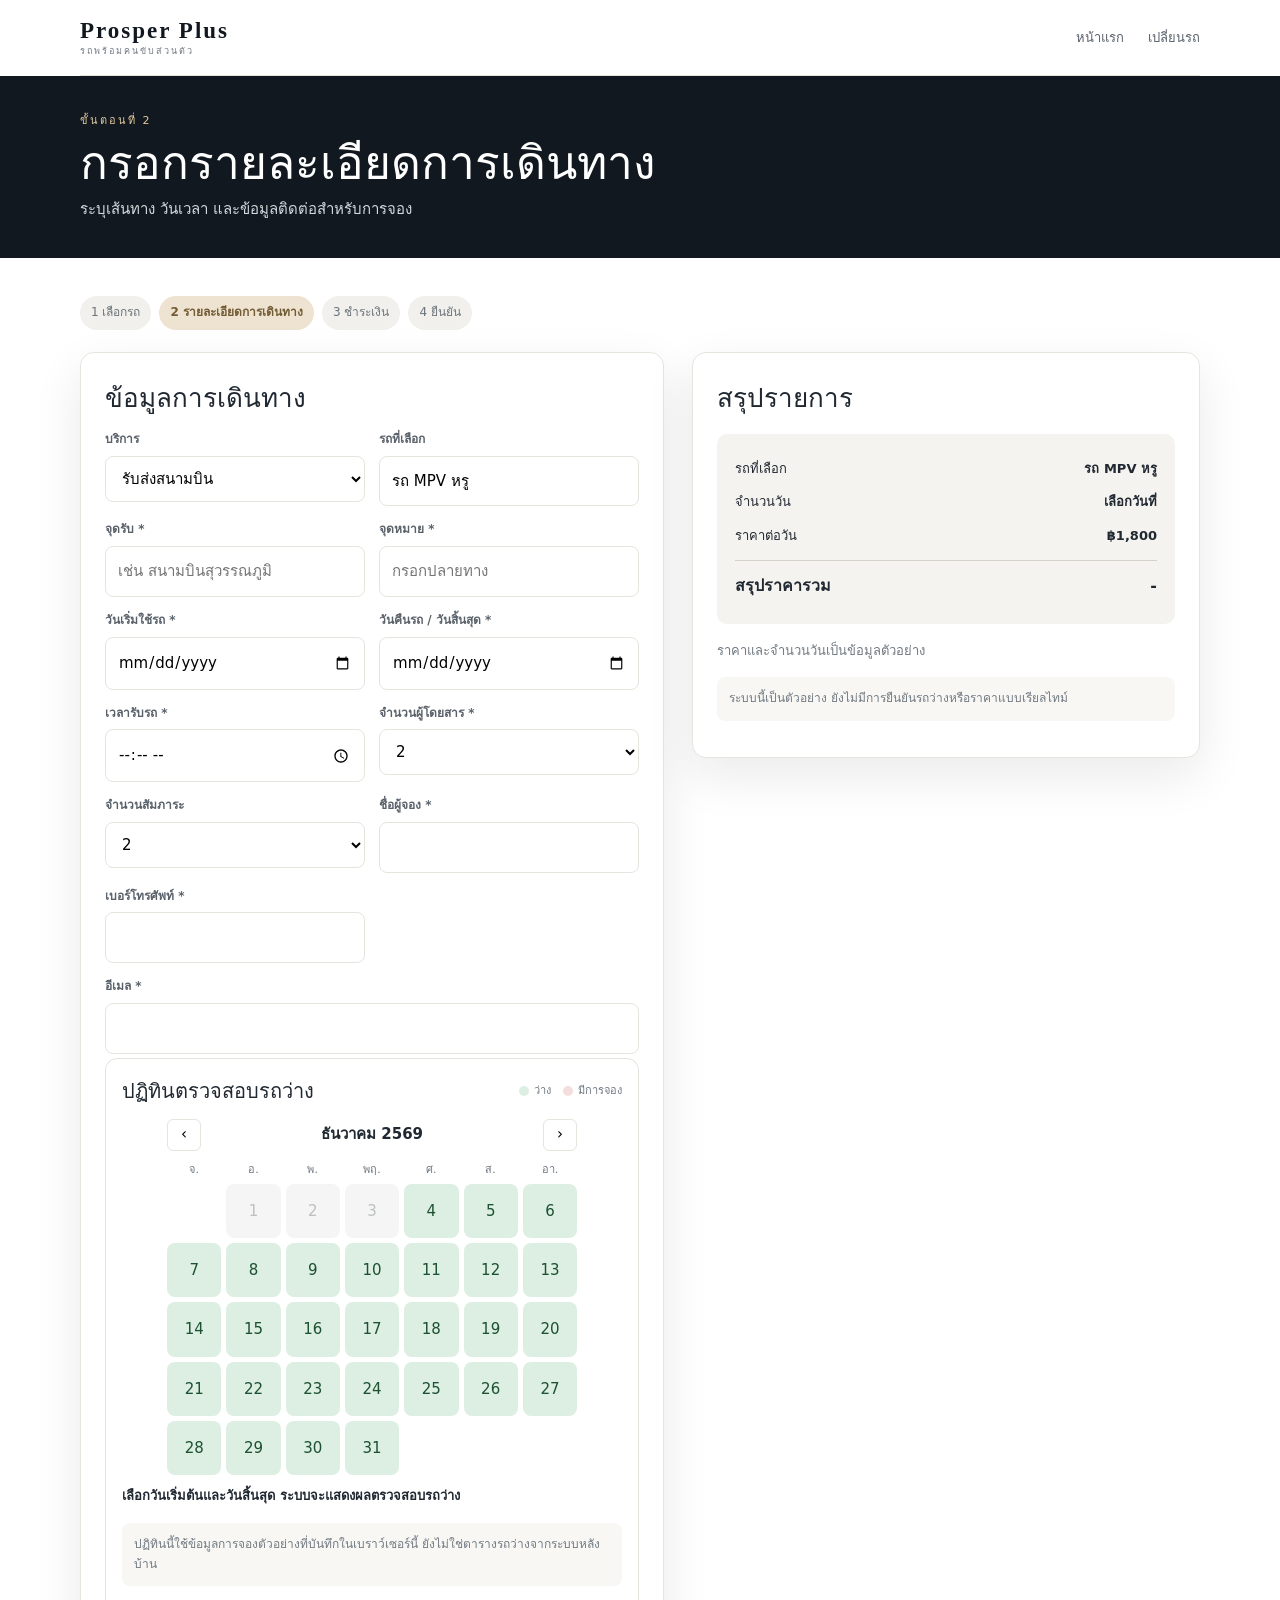
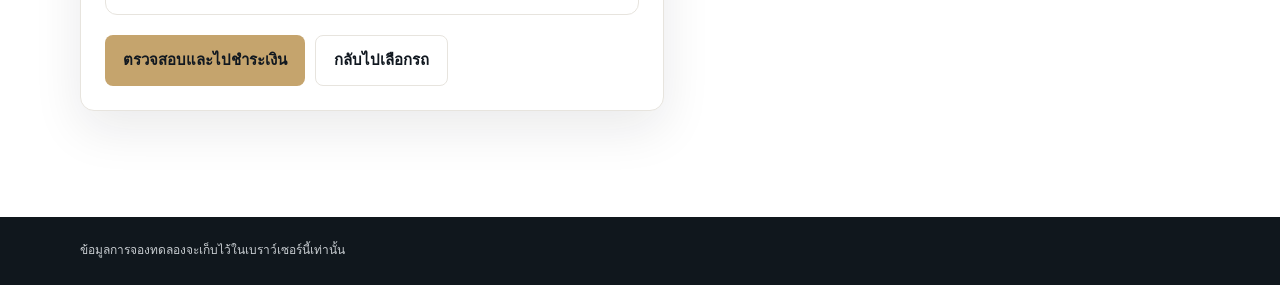
<file: booking.html>
<!doctype html><html lang="th"><head><meta charset="utf-8"><meta name="viewport" content="width=device-width,initial-scale=1"><title>รายละเอียดการเดินทาง | Prosper Plus Chauffeur</title><link rel="stylesheet" href="customer.css"></head><body data-page="booking"><header class="container site-head"><a class="brand" href="index.html">Prosper Plus<small>รถพร้อมคนขับส่วนตัว</small></a><nav class="nav"><a href="index.html">หน้าแรก</a><a href="fleet.html">เปลี่ยนรถ</a></nav></header><section class="hero-mini"><div class="container"><div class="eyebrow">ขั้นตอนที่ 2</div><h1>กรอกรายละเอียดการเดินทาง</h1><p>ระบุเส้นทาง วันเวลา และข้อมูลติดต่อสำหรับการจอง</p></div></section><main class="container main"><div class="steps"><span class="step">1 เลือกรถ</span><span class="step active">2 รายละเอียดการเดินทาง</span><span class="step">3 ชำระเงิน</span><span class="step">4 ยืนยัน</span></div><div class="detail"><form class="panel" id="bookingForm"><h2>ข้อมูลการเดินทาง</h2><div class="field-grid"><div class="field"><label for="service">บริการ</label><select id="service" name="service"><option value="Airport Transfer">รับส่งสนามบิน</option><option value="Point-to-Point">รับส่งตามจุดหมาย</option><option value="Hourly Chauffeur">เหมารถรายชั่วโมง</option><option value="Daily Chauffeur">เหมารถรายวัน</option><option value="Intercity Trip">เดินทางระหว่างจังหวัด</option></select></div><div class="field"><label>รถที่เลือก</label><input id="bookingVehicle" readonly></div><div class="field"><label for="pickup">จุดรับ *</label><input id="pickup" name="pickup" required placeholder="เช่น สนามบินสุวรรณภูมิ"></div><div class="field"><label for="destination">จุดหมาย *</label><input id="destination" name="destination" required placeholder="กรอกปลายทาง"></div><div class="field"><label for="startDate">วันเริ่มใช้รถ *</label><input id="startDate" name="startDate" type="date" required></div><div class="field"><label for="endDate">วันคืนรถ / วันสิ้นสุด *</label><input id="endDate" name="endDate" type="date" required></div><div class="field"><label for="time">เวลารับรถ *</label><input id="time" name="time" type="time" required></div><div class="field"><label for="passengers">จำนวนผู้โดยสาร *</label><select id="passengers" name="passengers"><option>1</option><option selected>2</option><option>3</option><option>4</option><option>5</option><option>6</option><option>7</option><option>8</option></select></div><div class="field"><label for="luggage">จำนวนสัมภาระ</label><select id="luggage" name="luggage"><option>0</option><option>1</option><option selected>2</option><option>3</option><option>4</option><option>5+</option></select></div><div class="field"><label for="name">ชื่อผู้จอง *</label><input id="name" name="name" required autocomplete="name"></div><div class="field"><label for="phone">เบอร์โทรศัพท์ *</label><input id="phone" name="phone" required type="tel" autocomplete="tel"></div><div class="field full"><label for="email">อีเมล *</label><input id="email" name="email" required type="email" autocomplete="email"></div></div><section class="availability-box"><div class="availability-heading"><h3>ปฏิทินตรวจสอบรถว่าง</h3><div class="availability-legend"><span><i class="legend-free"></i>ว่าง</span><span><i class="legend-busy"></i>มีการจอง</span></div></div><div id="availabilityCalendar" class="calendar"><div class="calendar-top"><button type="button" data-prev aria-label="เดือนก่อน">‹</button><b data-month></b><button type="button" data-next aria-label="เดือนถัดไป">›</button></div><div class="calendar-weekdays"><span>จ.</span><span>อ.</span><span>พ.</span><span>พฤ.</span><span>ศ.</span><span>ส.</span><span>อา.</span></div><div class="calendar-days" data-days></div></div><p class="availability-message" id="availabilityMessage" aria-live="polite">เลือกวันเริ่มต้นและวันสิ้นสุด ระบบจะแสดงผลตรวจสอบรถว่าง</p><p class="notice">ปฏิทินนี้ใช้ข้อมูลการจองตัวอย่างที่บันทึกในเบราว์เซอร์นี้ ยังไม่ใช่ตารางรถว่างจากระบบหลังบ้าน</p></section><div class="actions"><button class="btn" type="submit">ตรวจสอบและไปชำระเงิน</button><a class="btn line" href="fleet.html">กลับไปเลือกรถ</a></div></form><aside class="panel"><h2>สรุปรายการ</h2><div class="summary"><div class="summary-row"><span>รถที่เลือก</span><b id="bookingVehicleSummary">-</b></div><div class="summary-row"><span>จำนวนวัน</span><b id="rentalDaysCount">เลือกวันที่</b></div><div class="summary-row"><span>ราคาต่อวัน</span><b id="dailyRate">-</b></div><div class="summary-row total"><span>สรุปราคารวม</span><b id="bookingPrice">-</b></div></div><p class="muted">ราคาและจำนวนวันเป็นข้อมูลตัวอย่าง</p><p class="notice">ระบบนี้เป็นตัวอย่าง ยังไม่มีการยืนยันรถว่างหรือราคาแบบเรียลไทม์</p></aside></div></main><footer class="site-foot"><div class="container">ข้อมูลการจองทดลองจะเก็บไว้ในเบราว์เซอร์นี้เท่านั้น</div></footer><script src="availability.js"></script><script src="flow.js"></script></body></html>
</file>
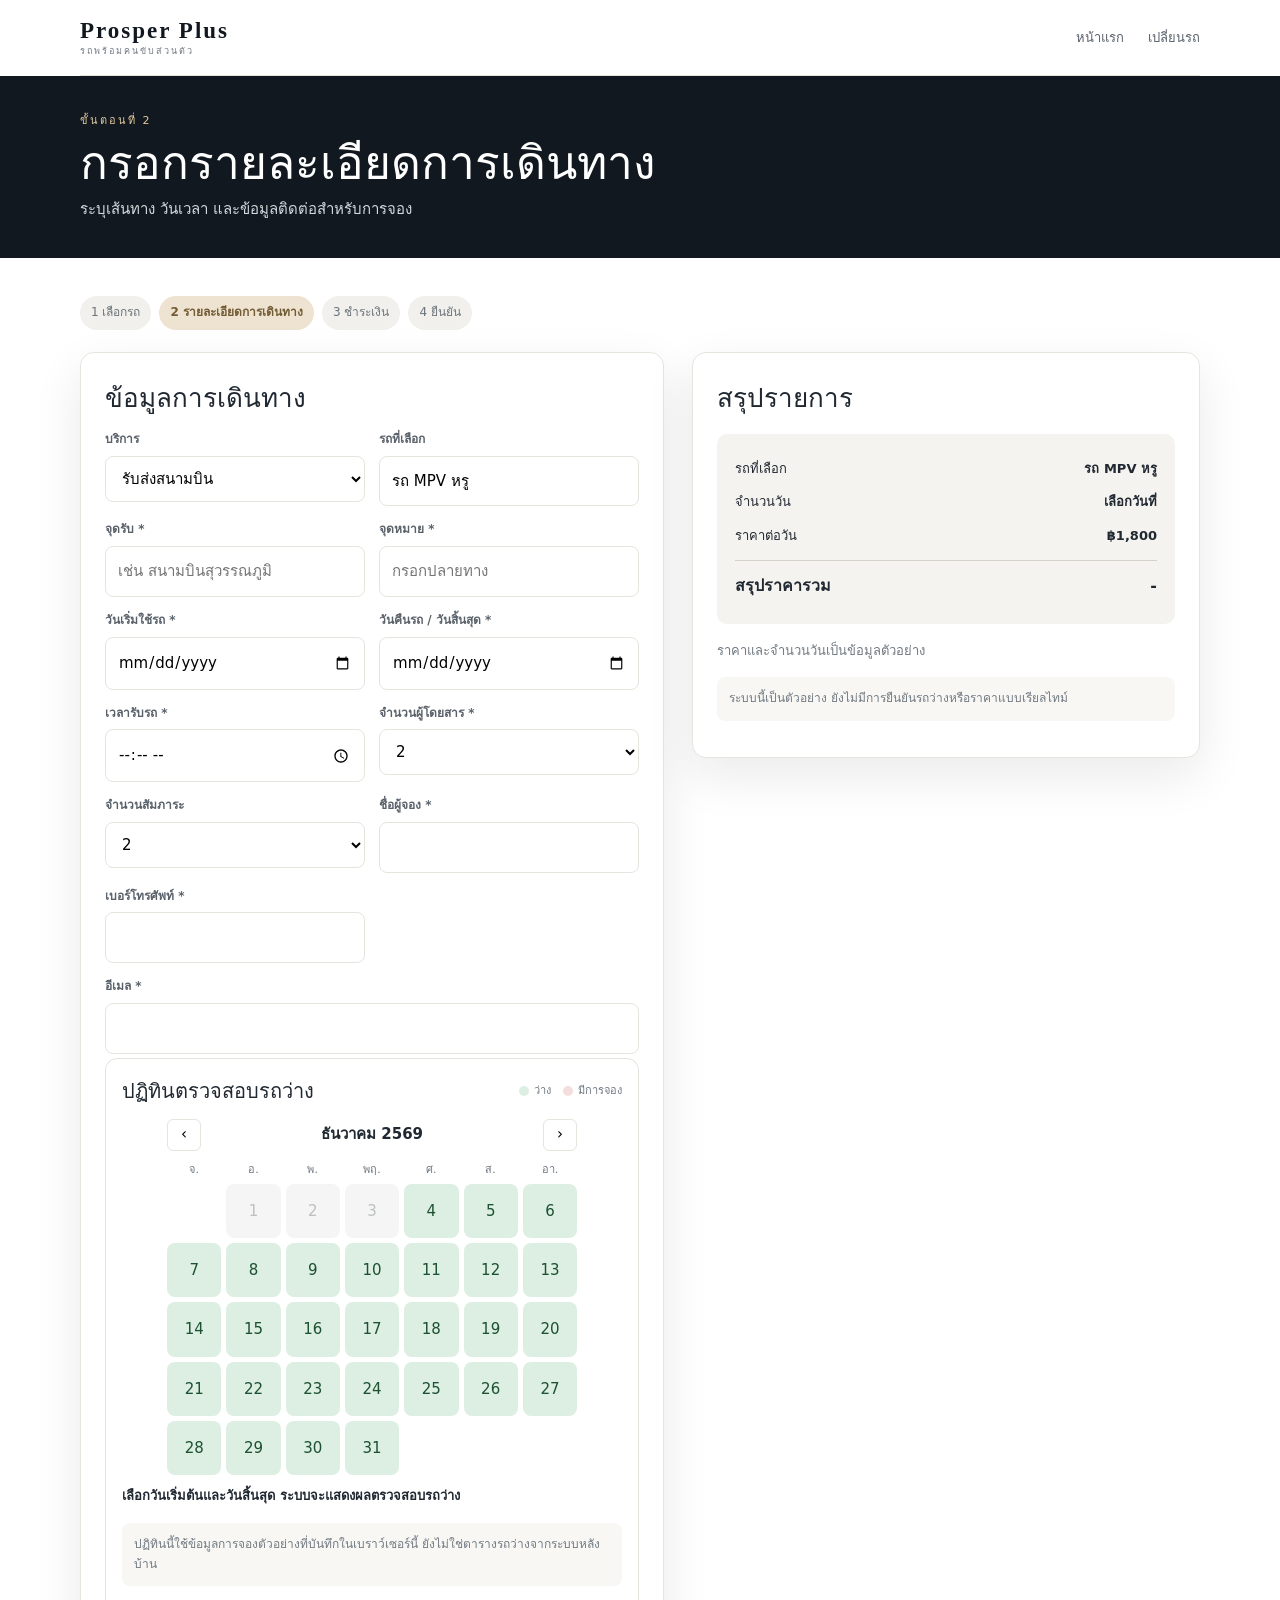
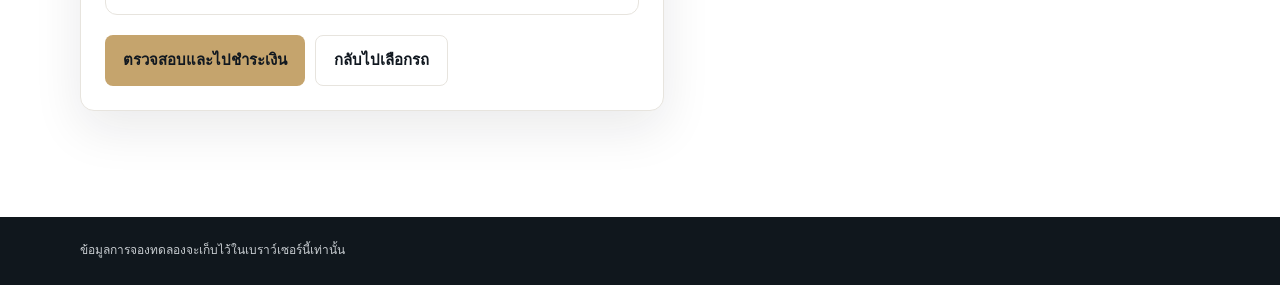
<file: payment.html>
<!doctype html><html lang="th"><head><meta charset="utf-8"><meta name="viewport" content="width=device-width,initial-scale=1"><title>ชำระเงิน | Prosper Plus Chauffeur</title><link rel="stylesheet" href="customer.css"></head><body data-page="payment"><header class="container site-head"><a class="brand" href="index.html">Prosper Plus<small>รถพร้อมคนขับส่วนตัว</small></a><nav class="nav"><a href="index.html">หน้าแรก</a><a href="booking.html">แก้ไขข้อมูล</a></nav></header><section class="hero-mini"><div class="container"><div class="eyebrow">ขั้นตอนที่ 3</div><h1>ตรวจสอบและชำระเงิน</h1><p>ตรวจสอบรายละเอียดก่อนยืนยันการชำระเงินตัวอย่าง</p></div></section><main class="container main"><div class="steps"><span class="step">1 เลือกรถ</span><span class="step">2 รายละเอียดการเดินทาง</span><span class="step active">3 ชำระเงิน</span><span class="step">4 ยืนยัน</span></div><div class="detail"><section class="panel"><h2>สรุปการจอง</h2><div class="summary" id="paymentSummary"></div><p class="notice">ราคาในหน้านี้เป็นราคาเพื่อสาธิตเท่านั้น การกดชำระเงินจะจำลองผลสำเร็จและไม่เรียกเก็บเงินจริง</p></section><form class="panel" id="paymentForm"><h2>เลือกวิธีชำระเงิน</h2><div class="field"><label for="paymentMethod">ช่องทางชำระเงิน</label><select id="paymentMethod"><option value="card">บัตรเครดิต / เดบิต (ทดลอง)</option><option value="transfer">โอนเงิน (ทดลอง)</option></select></div><label class="check" style="margin-top:18px"><input type="checkbox" required> ฉันตรวจสอบรายละเอียดการจองแล้ว</label><button id="payButton" class="btn dark block" style="margin-top:20px" type="submit">ชำระเงิน (ทดลอง)</button><a class="btn line block" style="margin-top:10px" href="booking.html">กลับไปแก้ไขรายละเอียด</a></form></div></main><footer class="site-foot"><div class="container">การชำระเงินนี้เป็นการจำลอง ไม่มีการเรียกเก็บเงินจริง</div></footer><script src="availability.js"></script><script src="flow.js"></script></body></html>
</file>
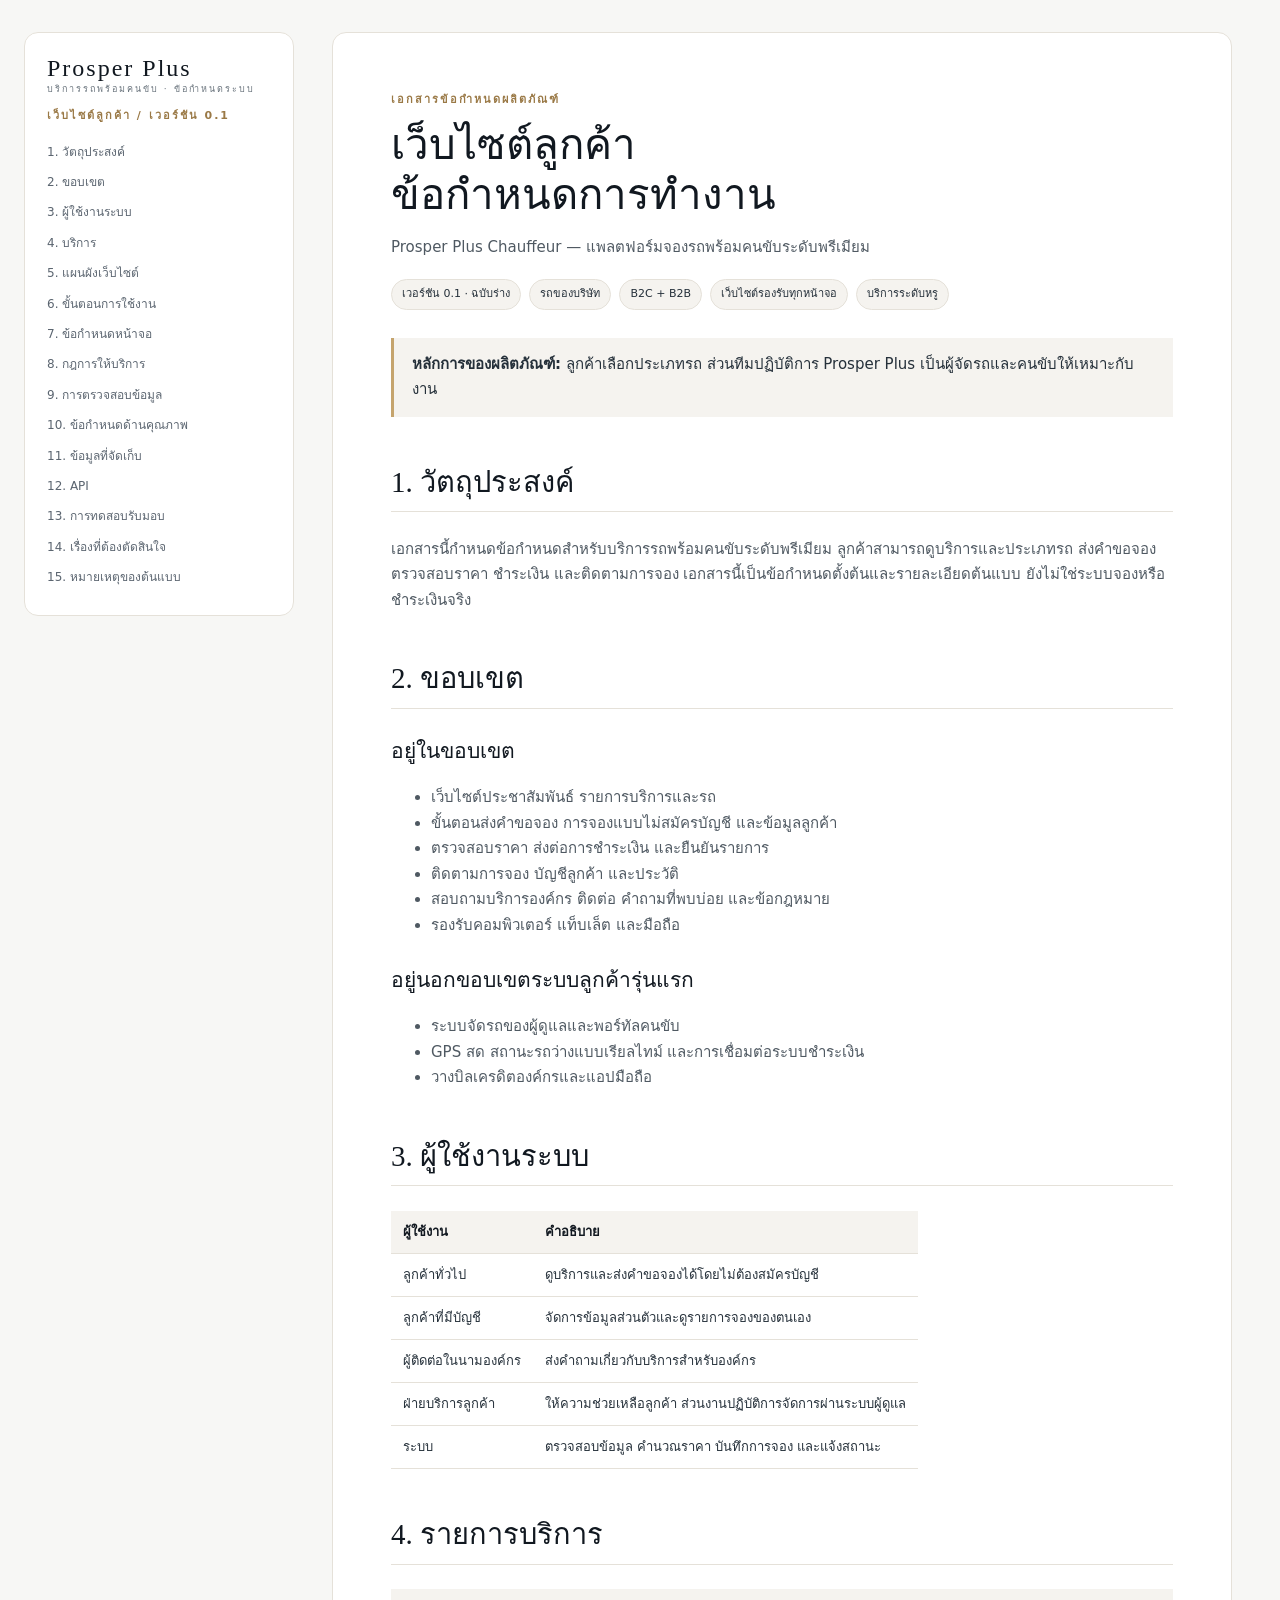
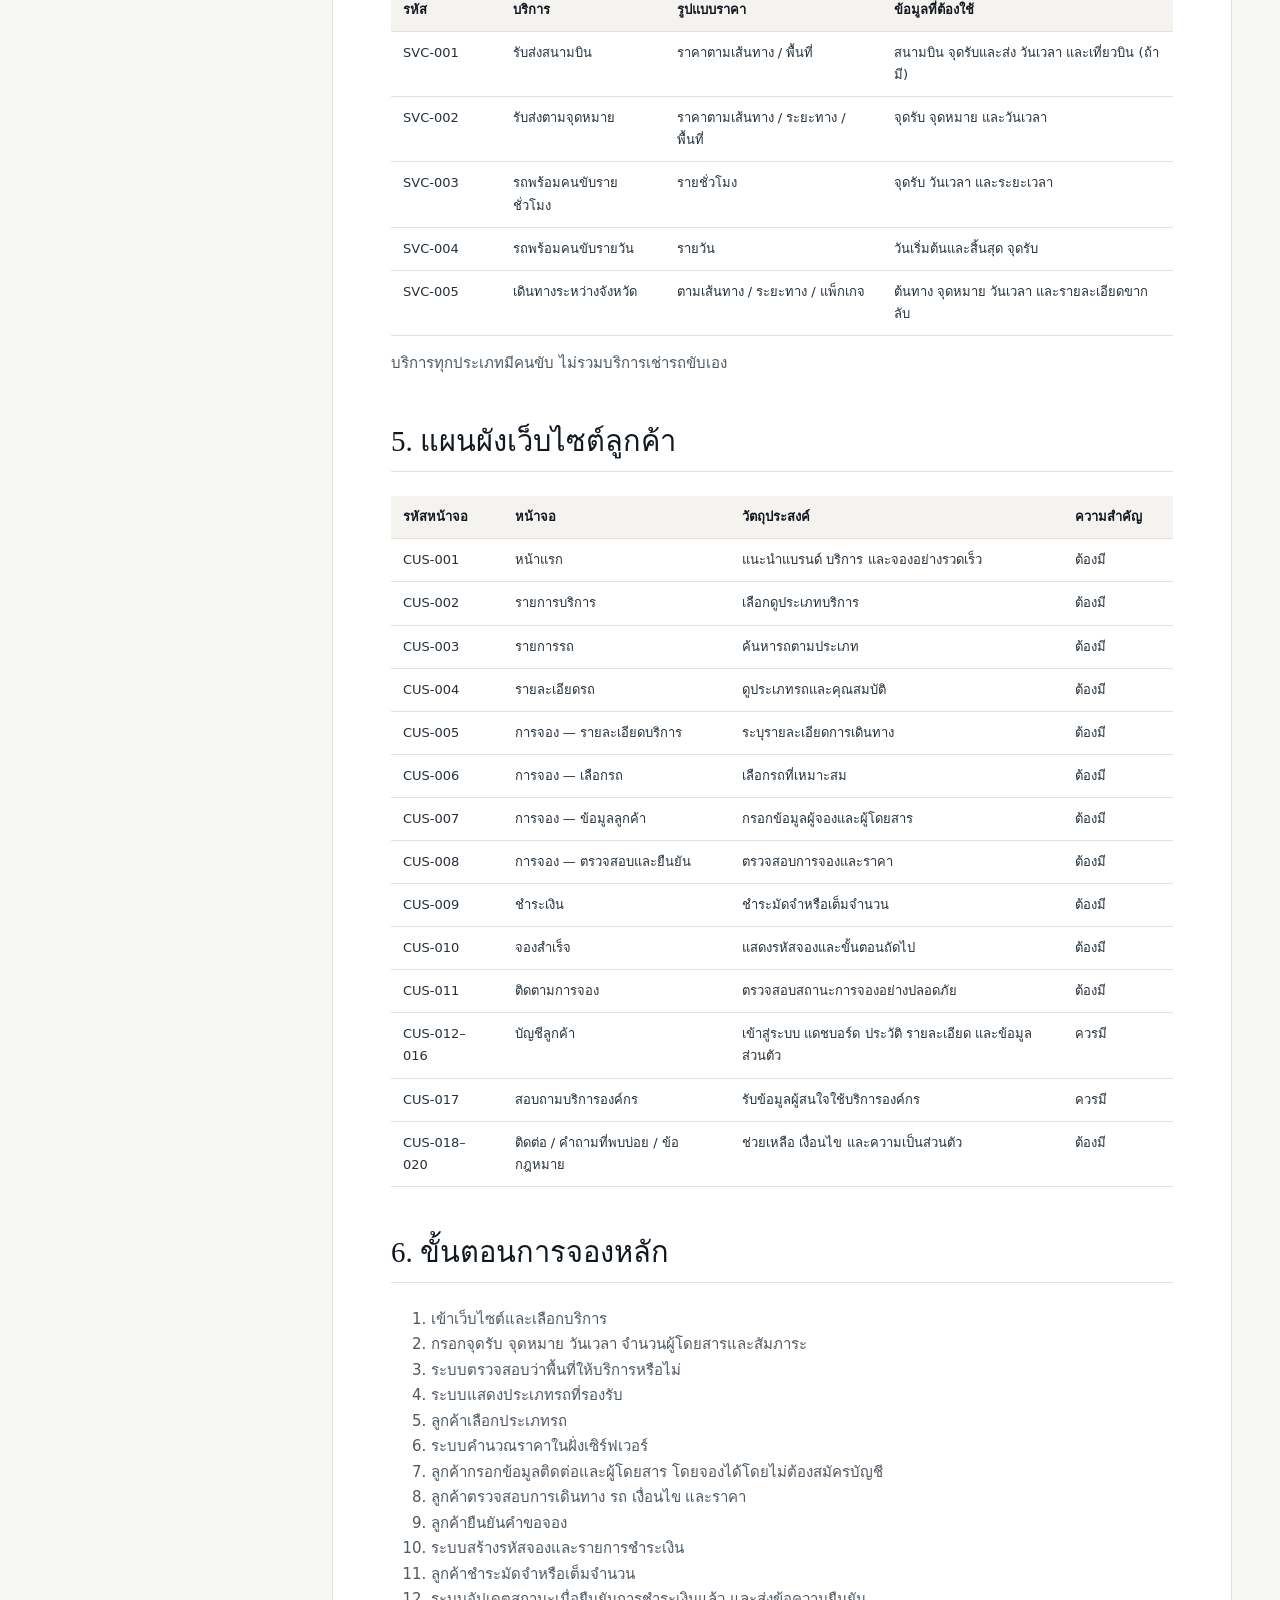
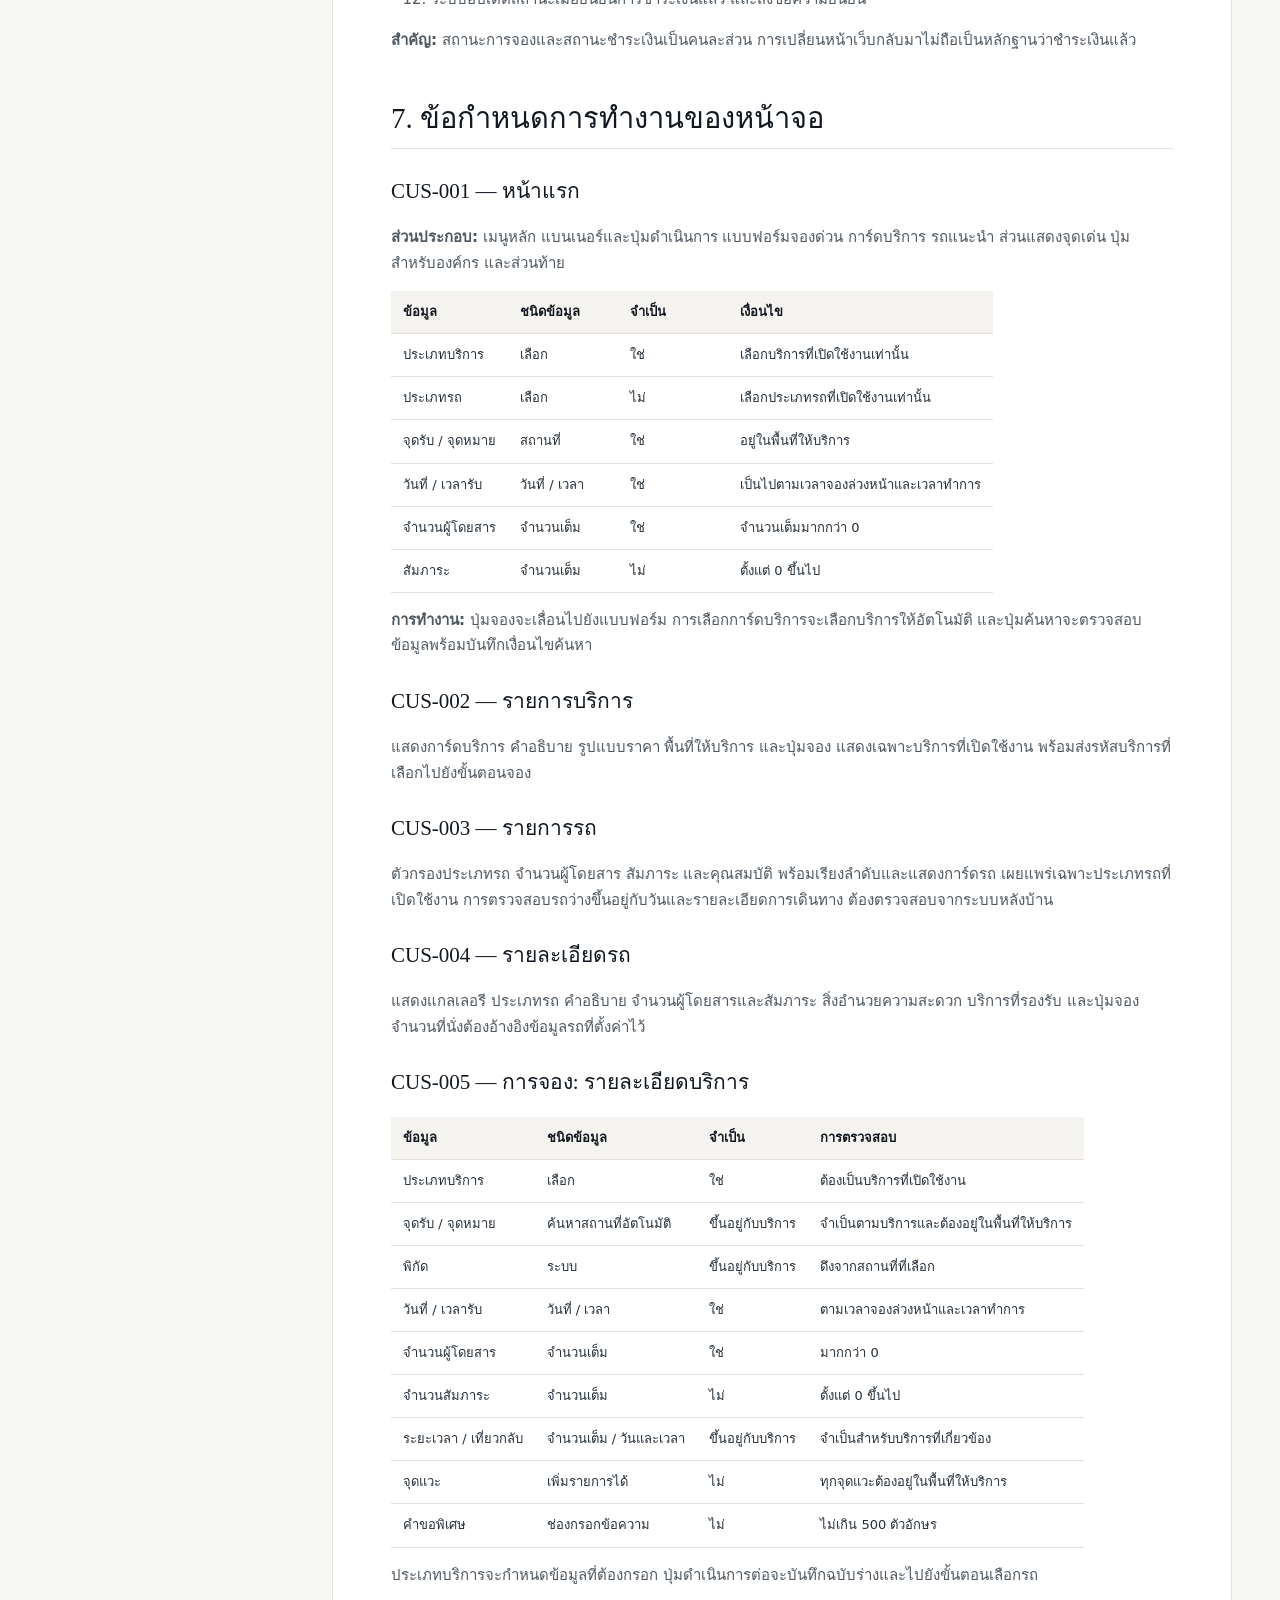
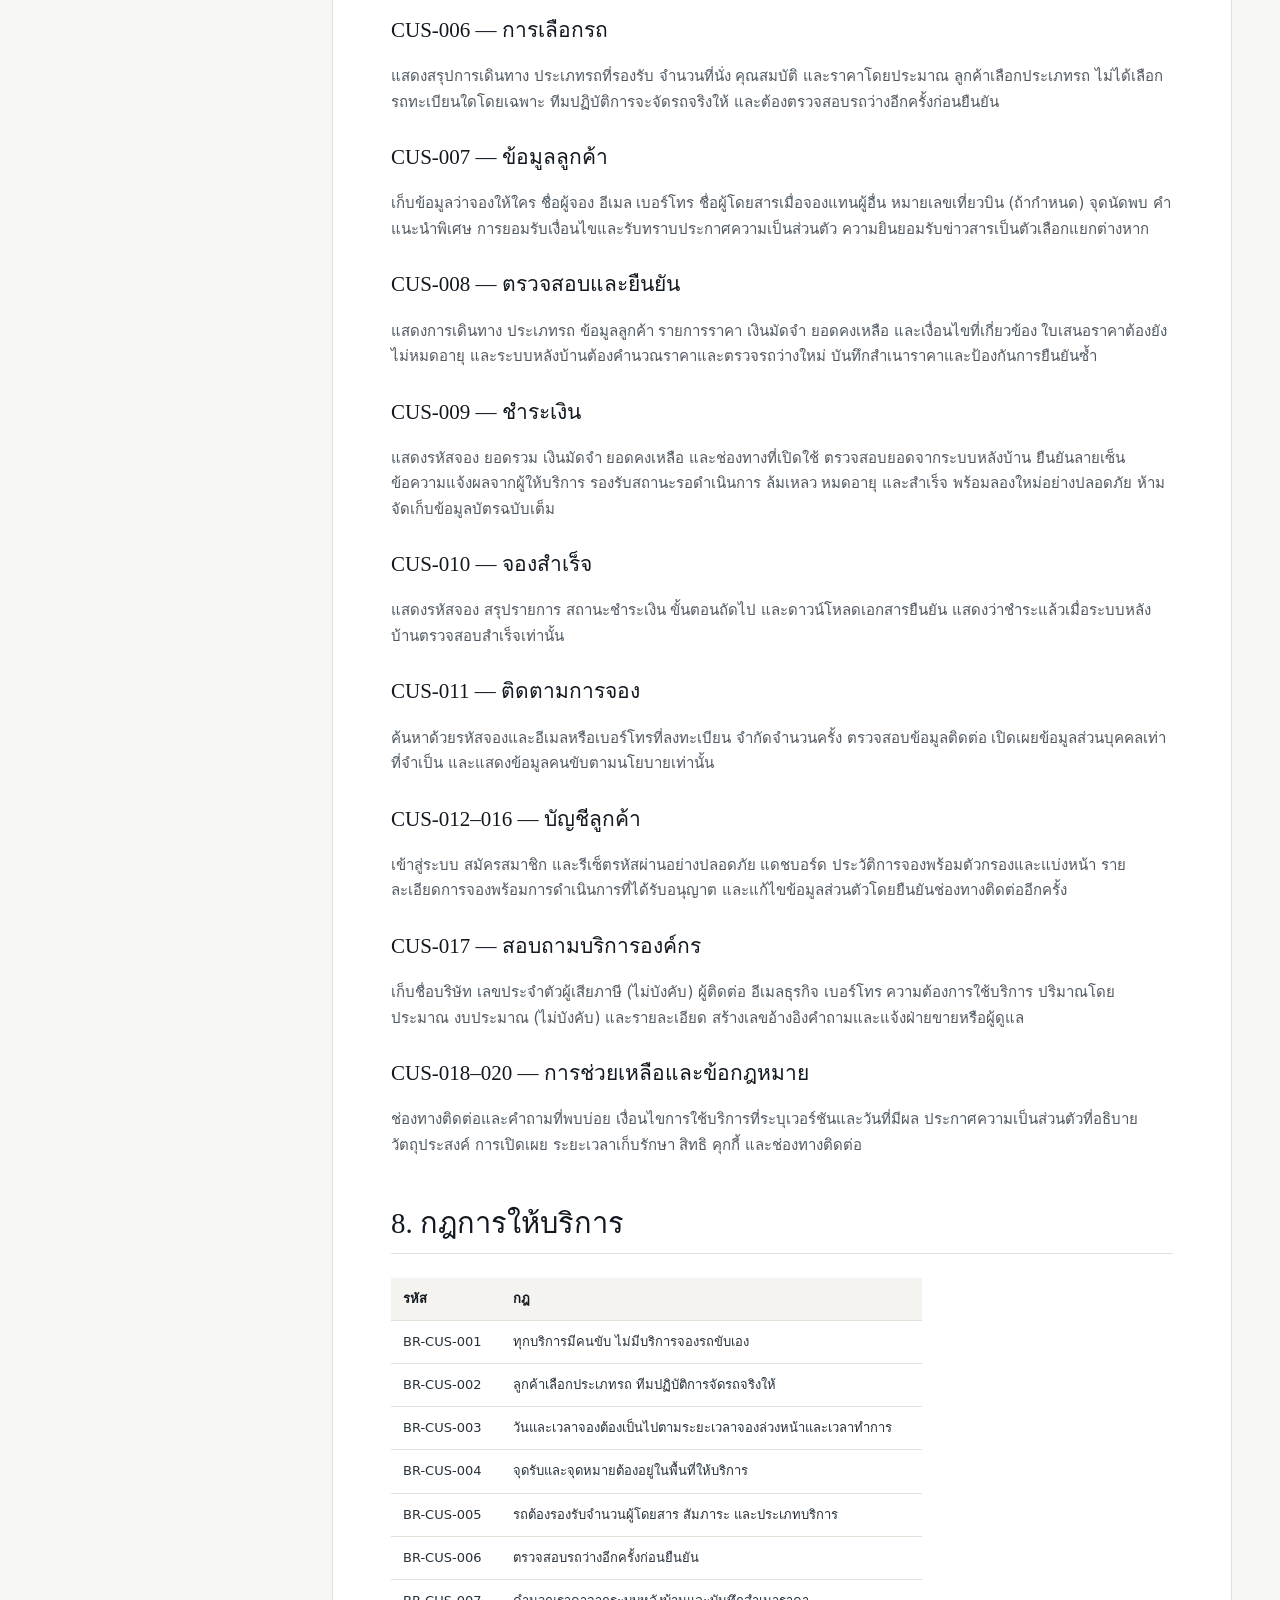
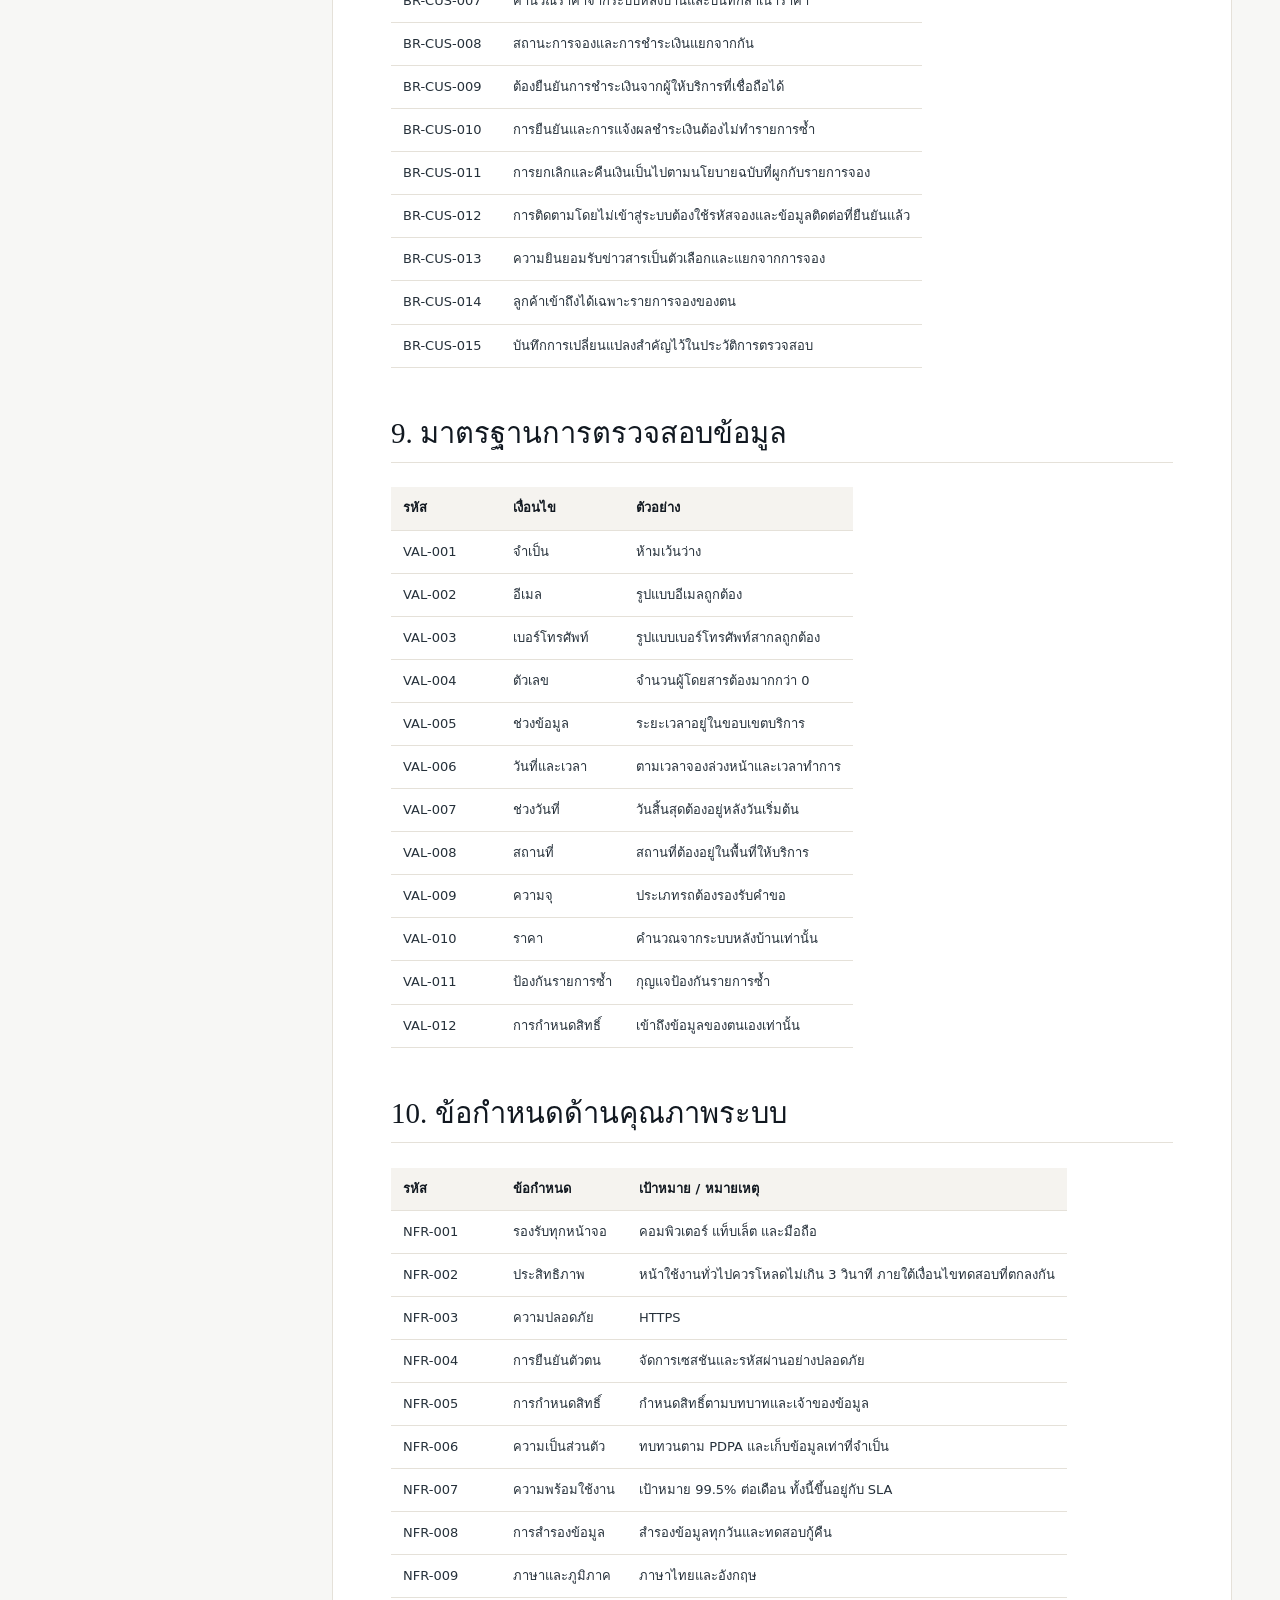
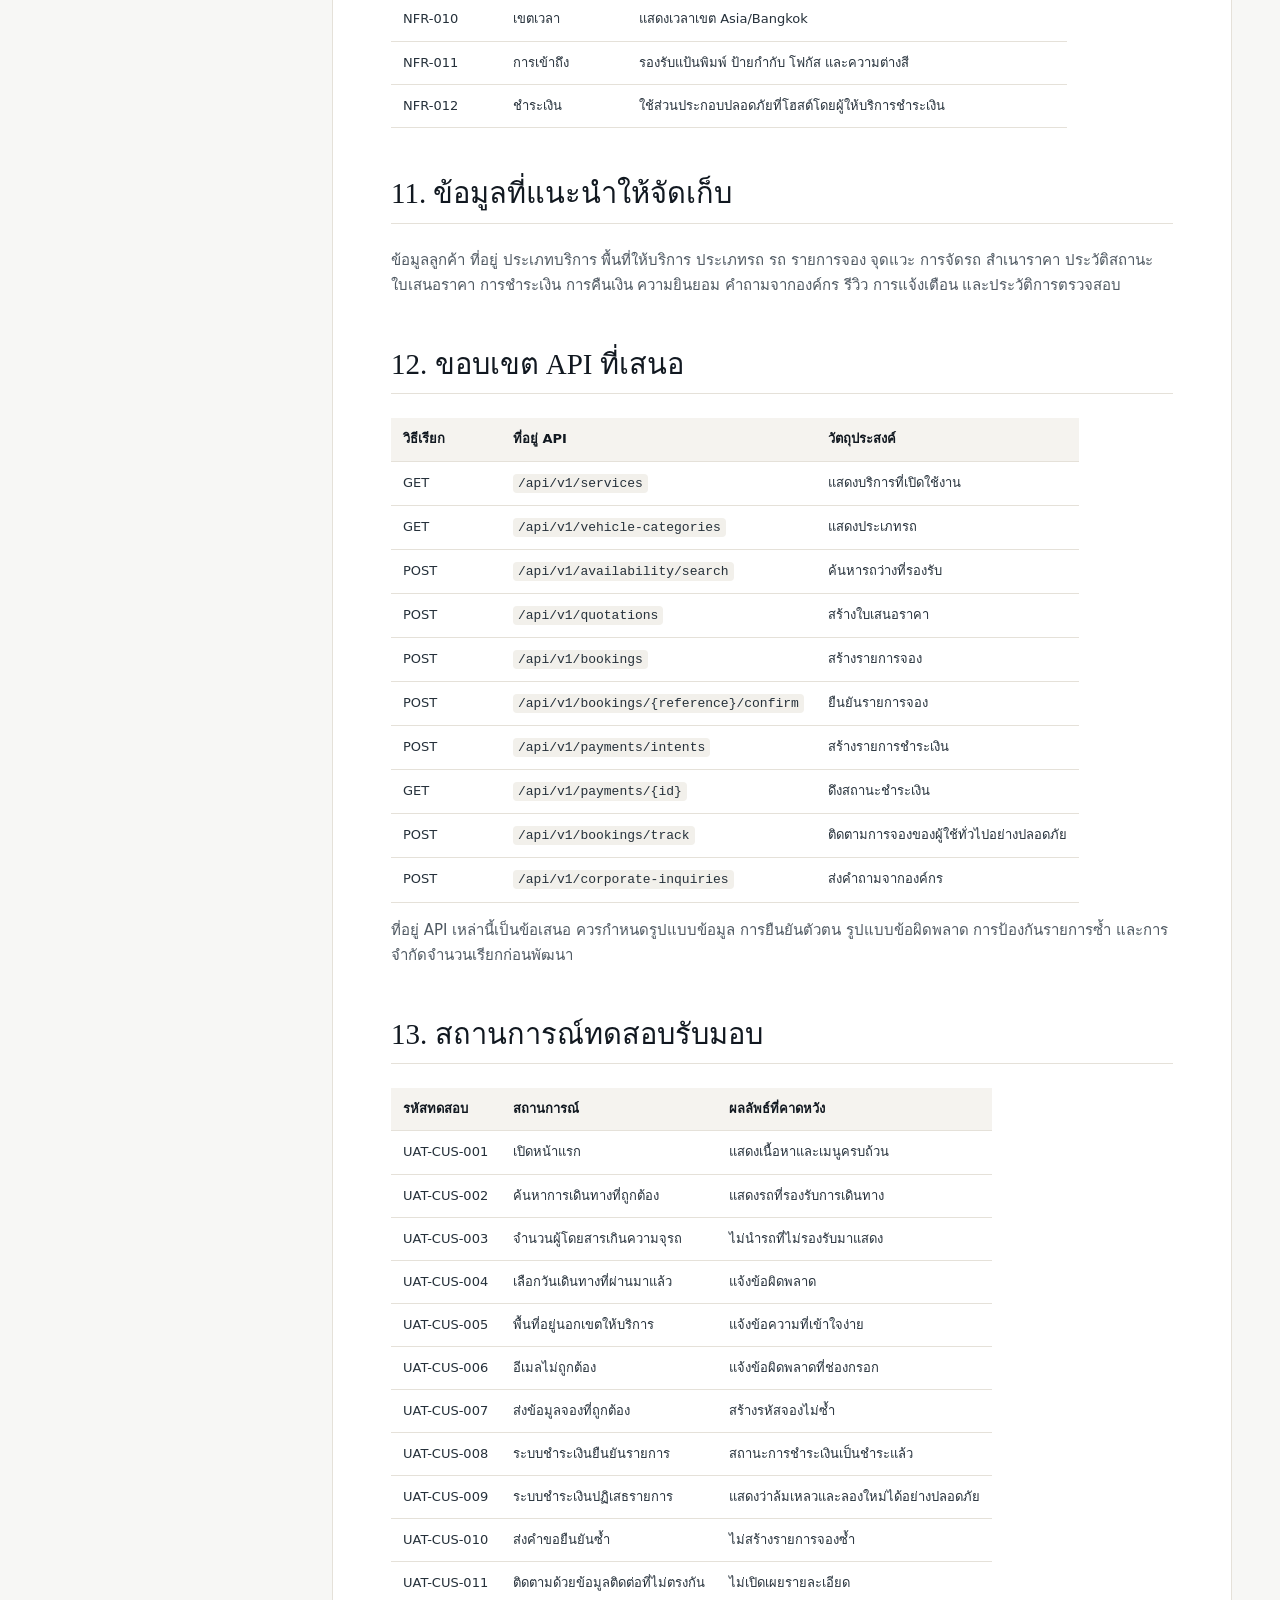
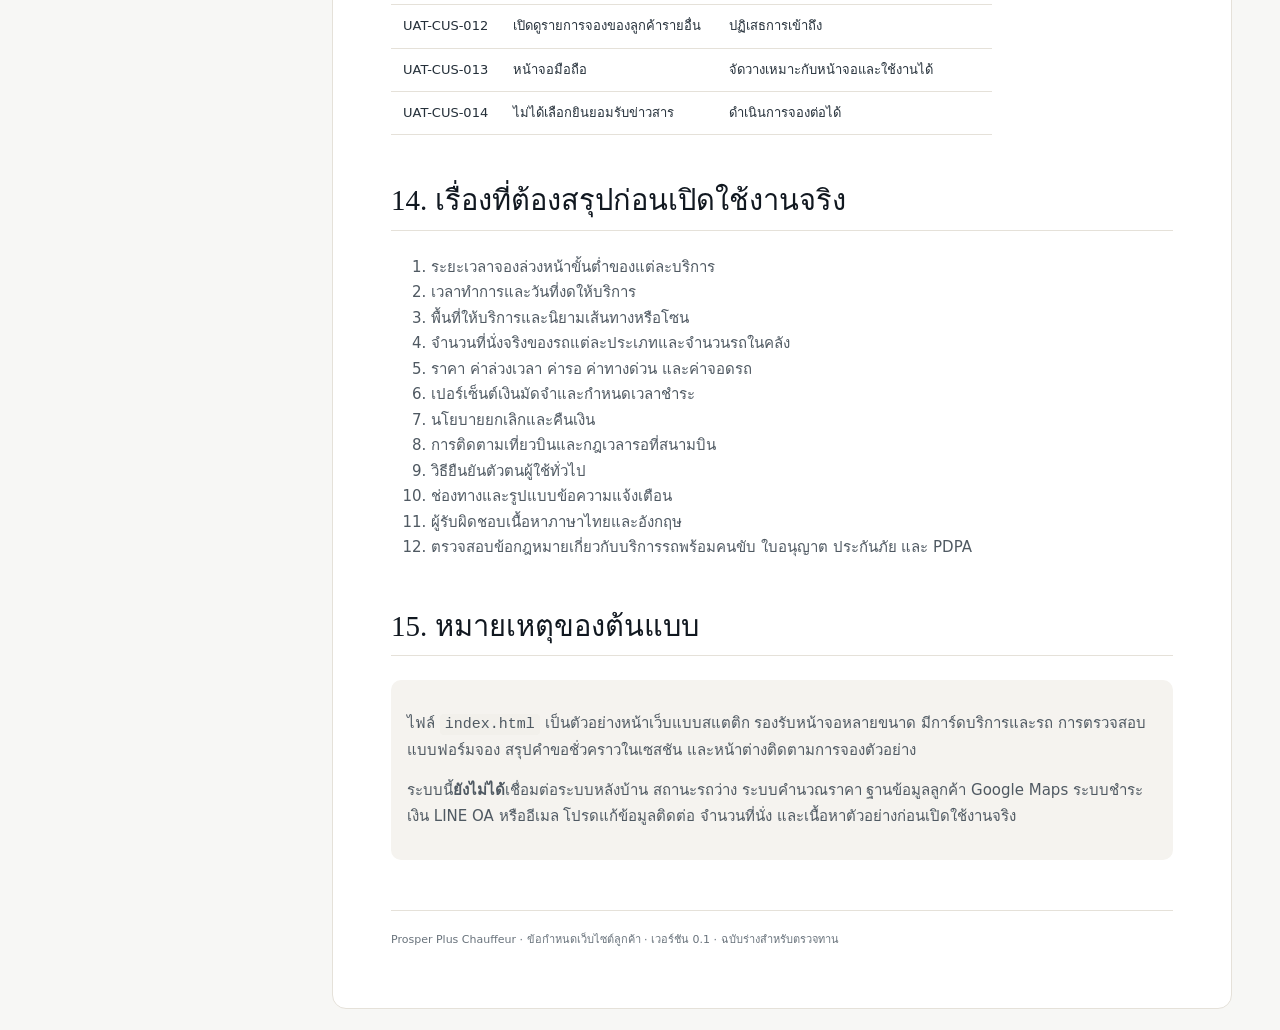
<file: docs/requirements.html>
<!doctype html>
<html lang="th"><head><meta charset="utf-8"><meta name="viewport" content="width=device-width,initial-scale=1"><title>Prosper Plus Chauffeur — ข้อกำหนดระบบ</title>
<style>
:root{--navy:#111820;--gold:#c5a46d;--ivory:#f5f3ef;--ink:#25303a;--muted:#69737c;--line:#e5e1d9}*{box-sizing:border-box}body{margin:0;font:15px/1.7 Inter,"ไม่to Sans Thai",system-ui,sans-serif;color:var(--ink);background:#f7f7f5}.layout{display:grid;grid-template-columns:270px minmax(0,900px);gap:38px;max-width:1280px;margin:auto;padding:32px 24px}.sidebar{position:sticky;top:24px;align-self:start;background:#fff;border:1px solid var(--line);border-radius:14px;padding:22px;max-height:calc(100vh - 48px);overflow:auto}.brand{font:24px Georgia,serif;letter-spacing:2px;color:var(--navy)}.brand small{display:block;font:9px system-ui;letter-spacing:2px;color:var(--muted)}.sidebar a{display:block;padding:5px 0;color:#5b6570;text-decoration:none;font-size:12px}.sidebar a:hover{color:#9a7946}.content{background:#fff;border:1px solid var(--line);border-radius:14px;padding:clamp(24px,5vw,58px);min-width:0}.eyebrow{font-size:11px;letter-spacing:2px;color:#9a7946;font-weight:700}h1,h2,h3{font-family:Georgia,serif;font-weight:400;color:var(--navy);line-height:1.2}h1{font-size:42px;margin:10px 0}h2{font-size:29px;margin-top:48px;border-bottom:1px solid var(--line);padding-bottom:12px}h3{font-size:21px;margin-top:30px}p,li{color:#4f5962}table{border-collapse:collapse;width:100%;font-size:13px;display:block;overflow-x:auto}th,td{border-bottom:1px solid var(--line);padding:10px 12px;text-align:left;vertical-align:top;min-width:110px}th{background:var(--ivory);color:var(--navy)}code{background:#f2f0eb;padding:2px 5px;border-radius:4px}blockquote{margin:20px 0;padding:14px 18px;border-left:3px solid var(--gold);background:var(--ivory)}.meta{display:flex;gap:8px;flex-wrap:wrap;margin:18px 0 28px}.pill{background:var(--ivory);border:1px solid var(--line);border-radius:30px;padding:5px 10px;font-size:11px}.callout{background:#f5f3ef;border-radius:10px;padding:16px}.footer{font-size:11px;color:var(--muted);border-top:1px solid var(--line);margin-top:50px;padding-top:20px}@media(max-width:850px){.layout{display:block;padding:12px}.sidebar{position:relative;top:0;max-height:none;margin-bottom:14px}.sidebar nav{columns:2}.content{padding:24px 18px}h1{font-size:34px}}
</style></head><body><div class="layout">
<aside class="sidebar"><div class="brand">Prosper Plus<small>บริการรถพร้อมคนขับ · ข้อกำหนดระบบ</small></div><p class="eyebrow">เว็บไซต์ลูกค้า / เวอร์ชัน 0.1</p><nav>
<a href="#purpose">1. วัตถุประสงค์</a><a href="#scope">2. ขอบเขต</a><a href="#actors">3. ผู้ใช้งานระบบ</a><a href="#services">4. บริการ</a><a href="#sitemap">5. แผนผังเว็บไซต์</a><a href="#flow">6. ขั้นตอนการใช้งาน</a><a href="#screens">7. ข้อกำหนดหน้าจอ</a><a href="#rules">8. กฎการให้บริการ</a><a href="#validation">9. การตรวจสอบข้อมูล</a><a href="#nfr">10. ข้อกำหนดด้านคุณภาพ</a><a href="#data">11. ข้อมูลที่จัดเก็บ</a><a href="#api">12. API</a><a href="#uat">13. การทดสอบรับมอบ</a><a href="#decisions">14. เรื่องที่ต้องตัดสินใจ</a><a href="#prototype">15. หมายเหตุของต้นแบบ</a>
</nav></aside>
<main class="content">
<div class="eyebrow">เอกสารข้อกำหนดผลิตภัณฑ์</div><h1>เว็บไซต์ลูกค้า<br>ข้อกำหนดการทำงาน</h1>
<p>Prosper Plus Chauffeur — แพลตฟอร์มจองรถพร้อมคนขับระดับพรีเมียม</p>
<div class="meta"><span class="pill">เวอร์ชัน 0.1 · ฉบับร่าง</span><span class="pill">รถของบริษัท</span><span class="pill">B2C + B2B</span><span class="pill">เว็บไซต์รองรับทุกหน้าจอ</span><span class="pill">บริการระดับหรู</span></div>
<blockquote><b>หลักการของผลิตภัณฑ์:</b> ลูกค้าเลือกประเภทรถ ส่วนทีมปฏิบัติการ Prosper Plus เป็นผู้จัดรถและคนขับให้เหมาะกับงาน</blockquote>
<section id="purpose"><h2>1. วัตถุประสงค์</h2><p>เอกสารนี้กำหนดข้อกำหนดสำหรับบริการรถพร้อมคนขับระดับพรีเมียม ลูกค้าสามารถดูบริการและประเภทรถ ส่งคำขอจอง ตรวจสอบราคา ชำระเงิน และติดตามการจอง เอกสารนี้เป็นข้อกำหนดตั้งต้นและรายละเอียดต้นแบบ ยังไม่ใช่ระบบจองหรือชำระเงินจริง</p></section>
<section id="scope"><h2>2. ขอบเขต</h2><h3>อยู่ในขอบเขต</h3><ul><li>เว็บไซต์ประชาสัมพันธ์ รายการบริการและรถ</li><li>ขั้นตอนส่งคำขอจอง การจองแบบไม่สมัครบัญชี และข้อมูลลูกค้า</li><li>ตรวจสอบราคา ส่งต่อการชำระเงิน และยืนยันรายการ</li><li>ติดตามการจอง บัญชีลูกค้า และประวัติ</li><li>สอบถามบริการองค์กร ติดต่อ คำถามที่พบบ่อย และข้อกฎหมาย</li><li>รองรับคอมพิวเตอร์ แท็บเล็ต และมือถือ</li></ul><h3>อยู่นอกขอบเขตระบบลูกค้ารุ่นแรก</h3><ul><li>ระบบจัดรถของผู้ดูแลและพอร์ทัลคนขับ</li><li>GPS สด สถานะรถว่างแบบเรียลไทม์ และการเชื่อมต่อระบบชำระเงิน</li><li>วางบิลเครดิตองค์กรและแอปมือถือ</li></ul></section>
<section id="actors"><h2>3. ผู้ใช้งานระบบ</h2><table><tr><th>ผู้ใช้งาน</th><th>คำอธิบาย</th></tr><tr><td>ลูกค้าทั่วไป</td><td>ดูบริการและส่งคำขอจองได้โดยไม่ต้องสมัครบัญชี</td></tr><tr><td>ลูกค้าที่มีบัญชี</td><td>จัดการข้อมูลส่วนตัวและดูรายการจองของตนเอง</td></tr><tr><td>ผู้ติดต่อในนามองค์กร</td><td>ส่งคำถามเกี่ยวกับบริการสำหรับองค์กร</td></tr><tr><td>ฝ่ายบริการลูกค้า</td><td>ให้ความช่วยเหลือลูกค้า ส่วนงานปฏิบัติการจัดการผ่านระบบผู้ดูแล</td></tr><tr><td>ระบบ</td><td>ตรวจสอบข้อมูล คำนวณราคา บันทึกการจอง และแจ้งสถานะ</td></tr></table></section>
<section id="services"><h2>4. รายการบริการ</h2><table><tr><th>รหัส</th><th>บริการ</th><th>รูปแบบราคา</th><th>ข้อมูลที่ต้องใช้</th></tr><tr><td>SVC-001</td><td>รับส่งสนามบิน</td><td>ราคาตามเส้นทาง / พื้นที่</td><td>สนามบิน จุดรับและส่ง วันเวลา และเที่ยวบิน (ถ้ามี)</td></tr><tr><td>SVC-002</td><td>รับส่งตามจุดหมาย</td><td>ราคาตามเส้นทาง / ระยะทาง / พื้นที่</td><td>จุดรับ จุดหมาย และวันเวลา</td></tr><tr><td>SVC-003</td><td>รถพร้อมคนขับรายชั่วโมง</td><td>รายชั่วโมง</td><td>จุดรับ วันเวลา และระยะเวลา</td></tr><tr><td>SVC-004</td><td>รถพร้อมคนขับรายวัน</td><td>รายวัน</td><td>วันเริ่มต้นและสิ้นสุด จุดรับ</td></tr><tr><td>SVC-005</td><td>เดินทางระหว่างจังหวัด</td><td>ตามเส้นทาง / ระยะทาง / แพ็กเกจ</td><td>ต้นทาง จุดหมาย วันเวลา และรายละเอียดขากลับ</td></tr></table><p>บริการทุกประเภทมีคนขับ ไม่รวมบริการเช่ารถขับเอง</p></section>
<section id="sitemap"><h2>5. แผนผังเว็บไซต์ลูกค้า</h2><table><tr><th>รหัสหน้าจอ</th><th>หน้าจอ</th><th>วัตถุประสงค์</th><th>ความสำคัญ</th></tr>
<tr><td>CUS-001</td><td>หน้าแรก</td><td>แนะนำแบรนด์ บริการ และจองอย่างรวดเร็ว</td><td>ต้องมี</td></tr><tr><td>CUS-002</td><td>รายการบริการ</td><td>เลือกดูประเภทบริการ</td><td>ต้องมี</td></tr><tr><td>CUS-003</td><td>รายการรถ</td><td>ค้นหารถตามประเภท</td><td>ต้องมี</td></tr><tr><td>CUS-004</td><td>รายละเอียดรถ</td><td>ดูประเภทรถและคุณสมบัติ</td><td>ต้องมี</td></tr><tr><td>CUS-005</td><td>การจอง — รายละเอียดบริการ</td><td>ระบุรายละเอียดการเดินทาง</td><td>ต้องมี</td></tr><tr><td>CUS-006</td><td>การจอง — เลือกรถ</td><td>เลือกรถที่เหมาะสม</td><td>ต้องมี</td></tr><tr><td>CUS-007</td><td>การจอง — ข้อมูลลูกค้า</td><td>กรอกข้อมูลผู้จองและผู้โดยสาร</td><td>ต้องมี</td></tr><tr><td>CUS-008</td><td>การจอง — ตรวจสอบและยืนยัน</td><td>ตรวจสอบการจองและราคา</td><td>ต้องมี</td></tr><tr><td>CUS-009</td><td>ชำระเงิน</td><td>ชำระมัดจำหรือเต็มจำนวน</td><td>ต้องมี</td></tr><tr><td>CUS-010</td><td>จองสำเร็จ</td><td>แสดงรหัสจองและขั้นตอนถัดไป</td><td>ต้องมี</td></tr><tr><td>CUS-011</td><td>ติดตามการจอง</td><td>ตรวจสอบสถานะการจองอย่างปลอดภัย</td><td>ต้องมี</td></tr><tr><td>CUS-012–016</td><td>บัญชีลูกค้า</td><td>เข้าสู่ระบบ แดชบอร์ด ประวัติ รายละเอียด และข้อมูลส่วนตัว</td><td>ควรมี</td></tr><tr><td>CUS-017</td><td>สอบถามบริการองค์กร</td><td>รับข้อมูลผู้สนใจใช้บริการองค์กร</td><td>ควรมี</td></tr><tr><td>CUS-018–020</td><td>ติดต่อ / คำถามที่พบบ่อย / ข้อกฎหมาย</td><td>ช่วยเหลือ เงื่อนไข และความเป็นส่วนตัว</td><td>ต้องมี</td></tr></table></section>
<section id="flow"><h2>6. ขั้นตอนการจองหลัก</h2><ol><li>เข้าเว็บไซต์และเลือกบริการ</li><li>กรอกจุดรับ จุดหมาย วันเวลา จำนวนผู้โดยสารและสัมภาระ</li><li>ระบบตรวจสอบว่าพื้นที่ให้บริการหรือไม่</li><li>ระบบแสดงประเภทรถที่รองรับ</li><li>ลูกค้าเลือกประเภทรถ</li><li>ระบบคำนวณราคาในฝั่งเซิร์ฟเวอร์</li><li>ลูกค้ากรอกข้อมูลติดต่อและผู้โดยสาร โดยจองได้โดยไม่ต้องสมัครบัญชี</li><li>ลูกค้าตรวจสอบการเดินทาง รถ เงื่อนไข และราคา</li><li>ลูกค้ายืนยันคำขอจอง</li><li>ระบบสร้างรหัสจองและรายการชำระเงิน</li><li>ลูกค้าชำระมัดจำหรือเต็มจำนวน</li><li>ระบบอัปเดตสถานะเมื่อยืนยันการชำระเงินแล้ว และส่งข้อความยืนยัน</li></ol><p><b>สำคัญ:</b> สถานะการจองและสถานะชำระเงินเป็นคนละส่วน การเปลี่ยนหน้าเว็บกลับมาไม่ถือเป็นหลักฐานว่าชำระเงินแล้ว</p></section>
<section id="screens"><h2>7. ข้อกำหนดการทำงานของหน้าจอ</h2>
<h3>CUS-001 — หน้าแรก</h3><p><b>ส่วนประกอบ:</b> เมนูหลัก แบนเนอร์และปุ่มดำเนินการ แบบฟอร์มจองด่วน การ์ดบริการ รถแนะนำ ส่วนแสดงจุดเด่น ปุ่มสำหรับองค์กร และส่วนท้าย</p><table><tr><th>ข้อมูล</th><th>ชนิดข้อมูล</th><th>จำเป็น</th><th>เงื่อนไข</th></tr><tr><td>ประเภทบริการ</td><td>เลือก</td><td>ใช่</td><td>เลือกบริการที่เปิดใช้งานเท่านั้น</td></tr><tr><td>ประเภทรถ</td><td>เลือก</td><td>ไม่</td><td>เลือกประเภทรถที่เปิดใช้งานเท่านั้น</td></tr><tr><td>จุดรับ / จุดหมาย</td><td>สถานที่</td><td>ใช่</td><td>อยู่ในพื้นที่ให้บริการ</td></tr><tr><td>วันที่ / เวลารับ</td><td>วันที่ / เวลา</td><td>ใช่</td><td>เป็นไปตามเวลาจองล่วงหน้าและเวลาทำการ</td></tr><tr><td>จำนวนผู้โดยสาร</td><td>จำนวนเต็ม</td><td>ใช่</td><td>จำนวนเต็มมากกว่า 0</td></tr><tr><td>สัมภาระ</td><td>จำนวนเต็ม</td><td>ไม่</td><td>ตั้งแต่ 0 ขึ้นไป</td></tr></table><p><b>การทำงาน:</b> ปุ่มจองจะเลื่อนไปยังแบบฟอร์ม การเลือกการ์ดบริการจะเลือกบริการให้อัตโนมัติ และปุ่มค้นหาจะตรวจสอบข้อมูลพร้อมบันทึกเงื่อนไขค้นหา</p>
<h3>CUS-002 — รายการบริการ</h3><p>แสดงการ์ดบริการ คำอธิบาย รูปแบบราคา พื้นที่ให้บริการ และปุ่มจอง แสดงเฉพาะบริการที่เปิดใช้งาน พร้อมส่งรหัสบริการที่เลือกไปยังขั้นตอนจอง</p>
<h3>CUS-003 — รายการรถ</h3><p>ตัวกรองประเภทรถ จำนวนผู้โดยสาร สัมภาระ และคุณสมบัติ พร้อมเรียงลำดับและแสดงการ์ดรถ เผยแพร่เฉพาะประเภทรถที่เปิดใช้งาน การตรวจสอบรถว่างขึ้นอยู่กับวันและรายละเอียดการเดินทาง ต้องตรวจสอบจากระบบหลังบ้าน</p>
<h3>CUS-004 — รายละเอียดรถ</h3><p>แสดงแกลเลอรี ประเภทรถ คำอธิบาย จำนวนผู้โดยสารและสัมภาระ สิ่งอำนวยความสะดวก บริการที่รองรับ และปุ่มจอง จำนวนที่นั่งต้องอ้างอิงข้อมูลรถที่ตั้งค่าไว้</p>
<h3>CUS-005 — การจอง: รายละเอียดบริการ</h3><table><tr><th>ข้อมูล</th><th>ชนิดข้อมูล</th><th>จำเป็น</th><th>การตรวจสอบ</th></tr><tr><td>ประเภทบริการ</td><td>เลือก</td><td>ใช่</td><td>ต้องเป็นบริการที่เปิดใช้งาน</td></tr><tr><td>จุดรับ / จุดหมาย</td><td>ค้นหาสถานที่อัตโนมัติ</td><td>ขึ้นอยู่กับบริการ</td><td>จำเป็นตามบริการและต้องอยู่ในพื้นที่ให้บริการ</td></tr><tr><td>พิกัด</td><td>ระบบ</td><td>ขึ้นอยู่กับบริการ</td><td>ดึงจากสถานที่ที่เลือก</td></tr><tr><td>วันที่ / เวลารับ</td><td>วันที่ / เวลา</td><td>ใช่</td><td>ตามเวลาจองล่วงหน้าและเวลาทำการ</td></tr><tr><td>จำนวนผู้โดยสาร</td><td>จำนวนเต็ม</td><td>ใช่</td><td>มากกว่า 0</td></tr><tr><td>จำนวนสัมภาระ</td><td>จำนวนเต็ม</td><td>ไม่</td><td>ตั้งแต่ 0 ขึ้นไป</td></tr><tr><td>ระยะเวลา / เที่ยวกลับ</td><td>จำนวนเต็ม / วันและเวลา</td><td>ขึ้นอยู่กับบริการ</td><td>จำเป็นสำหรับบริการที่เกี่ยวข้อง</td></tr><tr><td>จุดแวะ</td><td>เพิ่มรายการได้</td><td>ไม่</td><td>ทุกจุดแวะต้องอยู่ในพื้นที่ให้บริการ</td></tr><tr><td>คำขอพิเศษ</td><td>ช่องกรอกข้อความ</td><td>ไม่</td><td>ไม่เกิน 500 ตัวอักษร</td></tr></table><p>ประเภทบริการจะกำหนดข้อมูลที่ต้องกรอก ปุ่มดำเนินการต่อจะบันทึกฉบับร่างและไปยังขั้นตอนเลือกรถ</p>
<h3>CUS-006 — การเลือกรถ</h3><p>แสดงสรุปการเดินทาง ประเภทรถที่รองรับ จำนวนที่นั่ง คุณสมบัติ และราคาโดยประมาณ ลูกค้าเลือกประเภทรถ ไม่ได้เลือกรถทะเบียนใดโดยเฉพาะ ทีมปฏิบัติการจะจัดรถจริงให้ และต้องตรวจสอบรถว่างอีกครั้งก่อนยืนยัน</p>
<h3>CUS-007 — ข้อมูลลูกค้า</h3><p>เก็บข้อมูลว่าจองให้ใคร ชื่อผู้จอง อีเมล เบอร์โทร ชื่อผู้โดยสารเมื่อจองแทนผู้อื่น หมายเลขเที่ยวบิน (ถ้ากำหนด) จุดนัดพบ คำแนะนำพิเศษ การยอมรับเงื่อนไขและรับทราบประกาศความเป็นส่วนตัว ความยินยอมรับข่าวสารเป็นตัวเลือกแยกต่างหาก</p>
<h3>CUS-008 — ตรวจสอบและยืนยัน</h3><p>แสดงการเดินทาง ประเภทรถ ข้อมูลลูกค้า รายการราคา เงินมัดจำ ยอดคงเหลือ และเงื่อนไขที่เกี่ยวข้อง ใบเสนอราคาต้องยังไม่หมดอายุ และระบบหลังบ้านต้องคำนวณราคาและตรวจรถว่างใหม่ บันทึกสำเนาราคาและป้องกันการยืนยันซ้ำ</p>
<h3>CUS-009 — ชำระเงิน</h3><p>แสดงรหัสจอง ยอดรวม เงินมัดจำ ยอดคงเหลือ และช่องทางที่เปิดใช้ ตรวจสอบยอดจากระบบหลังบ้าน ยืนยันลายเซ็นข้อความแจ้งผลจากผู้ให้บริการ รองรับสถานะรอดำเนินการ ล้มเหลว หมดอายุ และสำเร็จ พร้อมลองใหม่อย่างปลอดภัย ห้ามจัดเก็บข้อมูลบัตรฉบับเต็ม</p>
<h3>CUS-010 — จองสำเร็จ</h3><p>แสดงรหัสจอง สรุปรายการ สถานะชำระเงิน ขั้นตอนถัดไป และดาวน์โหลดเอกสารยืนยัน แสดงว่าชำระแล้วเมื่อระบบหลังบ้านตรวจสอบสำเร็จเท่านั้น</p>
<h3>CUS-011 — ติดตามการจอง</h3><p>ค้นหาด้วยรหัสจองและอีเมลหรือเบอร์โทรที่ลงทะเบียน จำกัดจำนวนครั้ง ตรวจสอบข้อมูลติดต่อ เปิดเผยข้อมูลส่วนบุคคลเท่าที่จำเป็น และแสดงข้อมูลคนขับตามนโยบายเท่านั้น</p>
<h3>CUS-012–016 — บัญชีลูกค้า</h3><p>เข้าสู่ระบบ สมัครสมาชิก และรีเซ็ตรหัสผ่านอย่างปลอดภัย แดชบอร์ด ประวัติการจองพร้อมตัวกรองและแบ่งหน้า รายละเอียดการจองพร้อมการดำเนินการที่ได้รับอนุญาต และแก้ไขข้อมูลส่วนตัวโดยยืนยันช่องทางติดต่ออีกครั้ง</p>
<h3>CUS-017 — สอบถามบริการองค์กร</h3><p>เก็บชื่อบริษัท เลขประจำตัวผู้เสียภาษี (ไม่บังคับ) ผู้ติดต่อ อีเมลธุรกิจ เบอร์โทร ความต้องการใช้บริการ ปริมาณโดยประมาณ งบประมาณ (ไม่บังคับ) และรายละเอียด สร้างเลขอ้างอิงคำถามและแจ้งฝ่ายขายหรือผู้ดูแล</p>
<h3>CUS-018–020 — การช่วยเหลือและข้อกฎหมาย</h3><p>ช่องทางติดต่อและคำถามที่พบบ่อย เงื่อนไขการใช้บริการที่ระบุเวอร์ชันและวันที่มีผล ประกาศความเป็นส่วนตัวที่อธิบายวัตถุประสงค์ การเปิดเผย ระยะเวลาเก็บรักษา สิทธิ คุกกี้ และช่องทางติดต่อ</p></section>
<section id="rules"><h2>8. กฎการให้บริการ</h2><table><tr><th>รหัส</th><th>กฎ</th></tr><tr><td>BR-CUS-001</td><td>ทุกบริการมีคนขับ ไม่มีบริการจองรถขับเอง</td></tr><tr><td>BR-CUS-002</td><td>ลูกค้าเลือกประเภทรถ ทีมปฏิบัติการจัดรถจริงให้</td></tr><tr><td>BR-CUS-003</td><td>วันและเวลาจองต้องเป็นไปตามระยะเวลาจองล่วงหน้าและเวลาทำการ</td></tr><tr><td>BR-CUS-004</td><td>จุดรับและจุดหมายต้องอยู่ในพื้นที่ให้บริการ</td></tr><tr><td>BR-CUS-005</td><td>รถต้องรองรับจำนวนผู้โดยสาร สัมภาระ และประเภทบริการ</td></tr><tr><td>BR-CUS-006</td><td>ตรวจสอบรถว่างอีกครั้งก่อนยืนยัน</td></tr><tr><td>BR-CUS-007</td><td>คำนวณราคาจากระบบหลังบ้านและบันทึกสำเนาราคา</td></tr><tr><td>BR-CUS-008</td><td>สถานะการจองและการชำระเงินแยกจากกัน</td></tr><tr><td>BR-CUS-009</td><td>ต้องยืนยันการชำระเงินจากผู้ให้บริการที่เชื่อถือได้</td></tr><tr><td>BR-CUS-010</td><td>การยืนยันและการแจ้งผลชำระเงินต้องไม่ทำรายการซ้ำ</td></tr><tr><td>BR-CUS-011</td><td>การยกเลิกและคืนเงินเป็นไปตามนโยบายฉบับที่ผูกกับรายการจอง</td></tr><tr><td>BR-CUS-012</td><td>การติดตามโดยไม่เข้าสู่ระบบต้องใช้รหัสจองและข้อมูลติดต่อที่ยืนยันแล้ว</td></tr><tr><td>BR-CUS-013</td><td>ความยินยอมรับข่าวสารเป็นตัวเลือกและแยกจากการจอง</td></tr><tr><td>BR-CUS-014</td><td>ลูกค้าเข้าถึงได้เฉพาะรายการจองของตน</td></tr><tr><td>BR-CUS-015</td><td>บันทึกการเปลี่ยนแปลงสำคัญไว้ในประวัติการตรวจสอบ</td></tr></table></section>
<section id="validation"><h2>9. มาตรฐานการตรวจสอบข้อมูล</h2><table><tr><th>รหัส</th><th>เงื่อนไข</th><th>ตัวอย่าง</th></tr><tr><td>VAL-001</td><td>จำเป็น</td><td>ห้ามเว้นว่าง</td></tr><tr><td>VAL-002</td><td>อีเมล</td><td>รูปแบบอีเมลถูกต้อง</td></tr><tr><td>VAL-003</td><td>เบอร์โทรศัพท์</td><td>รูปแบบเบอร์โทรศัพท์สากลถูกต้อง</td></tr><tr><td>VAL-004</td><td>ตัวเลข</td><td>จำนวนผู้โดยสารต้องมากกว่า 0</td></tr><tr><td>VAL-005</td><td>ช่วงข้อมูล</td><td>ระยะเวลาอยู่ในขอบเขตบริการ</td></tr><tr><td>VAL-006</td><td>วันที่และเวลา</td><td>ตามเวลาจองล่วงหน้าและเวลาทำการ</td></tr><tr><td>VAL-007</td><td>ช่วงวันที่</td><td>วันสิ้นสุดต้องอยู่หลังวันเริ่มต้น</td></tr><tr><td>VAL-008</td><td>สถานที่</td><td>สถานที่ต้องอยู่ในพื้นที่ให้บริการ</td></tr><tr><td>VAL-009</td><td>ความจุ</td><td>ประเภทรถต้องรองรับคำขอ</td></tr><tr><td>VAL-010</td><td>ราคา</td><td>คำนวณจากระบบหลังบ้านเท่านั้น</td></tr><tr><td>VAL-011</td><td>ป้องกันรายการซ้ำ</td><td>กุญแจป้องกันรายการซ้ำ</td></tr><tr><td>VAL-012</td><td>การกำหนดสิทธิ์</td><td>เข้าถึงข้อมูลของตนเองเท่านั้น</td></tr></table></section>
<section id="nfr"><h2>10. ข้อกำหนดด้านคุณภาพระบบ</h2><table><tr><th>รหัส</th><th>ข้อกำหนด</th><th>เป้าหมาย / หมายเหตุ</th></tr><tr><td>NFR-001</td><td>รองรับทุกหน้าจอ</td><td>คอมพิวเตอร์ แท็บเล็ต และมือถือ</td></tr><tr><td>NFR-002</td><td>ประสิทธิภาพ</td><td>หน้าใช้งานทั่วไปควรโหลดไม่เกิน 3 วินาที ภายใต้เงื่อนไขทดสอบที่ตกลงกัน</td></tr><tr><td>NFR-003</td><td>ความปลอดภัย</td><td>HTTPS</td></tr><tr><td>NFR-004</td><td>การยืนยันตัวตน</td><td>จัดการเซสชันและรหัสผ่านอย่างปลอดภัย</td></tr><tr><td>NFR-005</td><td>การกำหนดสิทธิ์</td><td>กำหนดสิทธิ์ตามบทบาทและเจ้าของข้อมูล</td></tr><tr><td>NFR-006</td><td>ความเป็นส่วนตัว</td><td>ทบทวนตาม PDPA และเก็บข้อมูลเท่าที่จำเป็น</td></tr><tr><td>NFR-007</td><td>ความพร้อมใช้งาน</td><td>เป้าหมาย 99.5% ต่อเดือน ทั้งนี้ขึ้นอยู่กับ SLA</td></tr><tr><td>NFR-008</td><td>การสำรองข้อมูล</td><td>สำรองข้อมูลทุกวันและทดสอบกู้คืน</td></tr><tr><td>NFR-009</td><td>ภาษาและภูมิภาค</td><td>ภาษาไทยและอังกฤษ</td></tr><tr><td>NFR-010</td><td>เขตเวลา</td><td>แสดงเวลาเขต Asia/Bangkok</td></tr><tr><td>NFR-011</td><td>การเข้าถึง</td><td>รองรับแป้นพิมพ์ ป้ายกำกับ โฟกัส และความต่างสี</td></tr><tr><td>NFR-012</td><td>ชำระเงิน</td><td>ใช้ส่วนประกอบปลอดภัยที่โฮสต์โดยผู้ให้บริการชำระเงิน</td></tr></table></section>
<section id="data"><h2>11. ข้อมูลที่แนะนำให้จัดเก็บ</h2><p>ข้อมูลลูกค้า ที่อยู่ ประเภทบริการ พื้นที่ให้บริการ ประเภทรถ รถ รายการจอง จุดแวะ การจัดรถ สำเนาราคา ประวัติสถานะ ใบเสนอราคา การชำระเงิน การคืนเงิน ความยินยอม คำถามจากองค์กร รีวิว การแจ้งเตือน และประวัติการตรวจสอบ</p></section>
<section id="api"><h2>12. ขอบเขต API ที่เสนอ</h2><table><tr><th>วิธีเรียก</th><th>ที่อยู่ API</th><th>วัตถุประสงค์</th></tr><tr><td>GET</td><td><code>/api/v1/services</code></td><td>แสดงบริการที่เปิดใช้งาน</td></tr><tr><td>GET</td><td><code>/api/v1/vehicle-categories</code></td><td>แสดงประเภทรถ</td></tr><tr><td>POST</td><td><code>/api/v1/availability/search</code></td><td>ค้นหารถว่างที่รองรับ</td></tr><tr><td>POST</td><td><code>/api/v1/quotations</code></td><td>สร้างใบเสนอราคา</td></tr><tr><td>POST</td><td><code>/api/v1/bookings</code></td><td>สร้างรายการจอง</td></tr><tr><td>POST</td><td><code>/api/v1/bookings/{reference}/confirm</code></td><td>ยืนยันรายการจอง</td></tr><tr><td>POST</td><td><code>/api/v1/payments/intents</code></td><td>สร้างรายการชำระเงิน</td></tr><tr><td>GET</td><td><code>/api/v1/payments/{id}</code></td><td>ดึงสถานะชำระเงิน</td></tr><tr><td>POST</td><td><code>/api/v1/bookings/track</code></td><td>ติดตามการจองของผู้ใช้ทั่วไปอย่างปลอดภัย</td></tr><tr><td>POST</td><td><code>/api/v1/corporate-inquiries</code></td><td>ส่งคำถามจากองค์กร</td></tr></table><p>ที่อยู่ API เหล่านี้เป็นข้อเสนอ ควรกำหนดรูปแบบข้อมูล การยืนยันตัวตน รูปแบบข้อผิดพลาด การป้องกันรายการซ้ำ และการจำกัดจำนวนเรียกก่อนพัฒนา</p></section>
<section id="uat"><h2>13. สถานการณ์ทดสอบรับมอบ</h2><table><tr><th>รหัสทดสอบ</th><th>สถานการณ์</th><th>ผลลัพธ์ที่คาดหวัง</th></tr><tr><td>UAT-CUS-001</td><td>เปิดหน้าแรก</td><td>แสดงเนื้อหาและเมนูครบถ้วน</td></tr><tr><td>UAT-CUS-002</td><td>ค้นหาการเดินทางที่ถูกต้อง</td><td>แสดงรถที่รองรับการเดินทาง</td></tr><tr><td>UAT-CUS-003</td><td>จำนวนผู้โดยสารเกินความจุรถ</td><td>ไม่นำรถที่ไม่รองรับมาแสดง</td></tr><tr><td>UAT-CUS-004</td><td>เลือกวันเดินทางที่ผ่านมาแล้ว</td><td>แจ้งข้อผิดพลาด</td></tr><tr><td>UAT-CUS-005</td><td>พื้นที่อยู่นอกเขตให้บริการ</td><td>แจ้งข้อความที่เข้าใจง่าย</td></tr><tr><td>UAT-CUS-006</td><td>อีเมลไม่ถูกต้อง</td><td>แจ้งข้อผิดพลาดที่ช่องกรอก</td></tr><tr><td>UAT-CUS-007</td><td>ส่งข้อมูลจองที่ถูกต้อง</td><td>สร้างรหัสจองไม่ซ้ำ</td></tr><tr><td>UAT-CUS-008</td><td>ระบบชำระเงินยืนยันรายการ</td><td>สถานะการชำระเงินเป็นชำระแล้ว</td></tr><tr><td>UAT-CUS-009</td><td>ระบบชำระเงินปฏิเสธรายการ</td><td>แสดงว่าล้มเหลวและลองใหม่ได้อย่างปลอดภัย</td></tr><tr><td>UAT-CUS-010</td><td>ส่งคำขอยืนยันซ้ำ</td><td>ไม่สร้างรายการจองซ้ำ</td></tr><tr><td>UAT-CUS-011</td><td>ติดตามด้วยข้อมูลติดต่อที่ไม่ตรงกัน</td><td>ไม่เปิดเผยรายละเอียด</td></tr><tr><td>UAT-CUS-012</td><td>เปิดดูรายการจองของลูกค้ารายอื่น</td><td>ปฏิเสธการเข้าถึง</td></tr><tr><td>UAT-CUS-013</td><td>หน้าจอมือถือ</td><td>จัดวางเหมาะกับหน้าจอและใช้งานได้</td></tr><tr><td>UAT-CUS-014</td><td>ไม่ได้เลือกยินยอมรับข่าวสาร</td><td>ดำเนินการจองต่อได้</td></tr></table></section>
<section id="decisions"><h2>14. เรื่องที่ต้องสรุปก่อนเปิดใช้งานจริง</h2><ol><li>ระยะเวลาจองล่วงหน้าขั้นต่ำของแต่ละบริการ</li><li>เวลาทำการและวันที่งดให้บริการ</li><li>พื้นที่ให้บริการและนิยามเส้นทางหรือโซน</li><li>จำนวนที่นั่งจริงของรถแต่ละประเภทและจำนวนรถในคลัง</li><li>ราคา ค่าล่วงเวลา ค่ารอ ค่าทางด่วน และค่าจอดรถ</li><li>เปอร์เซ็นต์เงินมัดจำและกำหนดเวลาชำระ</li><li>นโยบายยกเลิกและคืนเงิน</li><li>การติดตามเที่ยวบินและกฎเวลารอที่สนามบิน</li><li>วิธียืนยันตัวตนผู้ใช้ทั่วไป</li><li>ช่องทางและรูปแบบข้อความแจ้งเตือน</li><li>ผู้รับผิดชอบเนื้อหาภาษาไทยและอังกฤษ</li><li>ตรวจสอบข้อกฎหมายเกี่ยวกับบริการรถพร้อมคนขับ ใบอนุญาต ประกันภัย และ PDPA</li></ol></section>
<section id="prototype"><h2>15. หมายเหตุของต้นแบบ</h2><div class="callout"><p>ไฟล์ <code>index.html</code> เป็นตัวอย่างหน้าเว็บแบบสแตติก รองรับหน้าจอหลายขนาด มีการ์ดบริการและรถ การตรวจสอบแบบฟอร์มจอง สรุปคำขอชั่วคราวในเซสชัน และหน้าต่างติดตามการจองตัวอย่าง</p><p>ระบบนี้<b>ยังไม่ได้</b>เชื่อมต่อระบบหลังบ้าน สถานะรถว่าง ระบบคำนวณราคา ฐานข้อมูลลูกค้า Google Maps ระบบชำระเงิน LINE OA หรืออีเมล โปรดแก้ข้อมูลติดต่อ จำนวนที่นั่ง และเนื้อหาตัวอย่างก่อนเปิดใช้งานจริง</p></div></section>
<div class="footer">Prosper Plus Chauffeur · ข้อกำหนดเว็บไซต์ลูกค้า · เวอร์ชัน 0.1 · ฉบับร่างสำหรับตรวจทาน</div>
</main></div></body></html>
</file>
<file: customer.css>
:root{--navy:#111820;--gold:#c5a46d;--ivory:#f5f3ef;--ink:#202832;--muted:#707982;--line:#e7e4de;--shadow:0 18px 50px rgba(17,24,32,.09)}*{box-sizing:border-box}body{margin:0;font:15px/1.65 Inter,"Noto Sans Thai",system-ui,sans-serif;color:var(--ink);background:#fff}a{color:inherit;text-decoration:none}button,input,select{font:inherit}.container{width:min(1120px,calc(100% - 36px));margin:auto}.site-head{height:76px;border-bottom:1px solid var(--line);display:flex;align-items:center;justify-content:space-between}.brand{font:700 23px Georgia,serif;letter-spacing:2px;color:var(--navy)}.brand small{display:block;font:9px system-ui;letter-spacing:2px;color:var(--muted)}.nav{display:flex;gap:24px;font-size:13px;color:#59616a}.nav a:hover{color:#967542}.hero-mini{background:var(--navy);color:#fff;padding:36px 0}.hero-mini .eyebrow{color:#e0c99f;font-size:11px;letter-spacing:2px}.hero-mini h1{font:400 clamp(32px,5vw,46px)/1.2 Georgia,serif;margin:6px 0}.hero-mini p{color:#d5d9dc;margin:5px 0 0}.main{padding:38px 0 70px;min-height:60vh}.grid{display:grid;grid-template-columns:repeat(3,1fr);gap:18px}.card,.panel{border:1px solid var(--line);border-radius:14px;background:#fff;overflow:hidden}.card img,.detail-image{width:100%;height:220px;object-fit:cover;display:block;background:#eee}.card-body{padding:20px}.card h2,.card h3{margin:0 0 6px;font:23px Georgia,serif}.muted{color:var(--muted);font-size:13px}.specs{display:flex;gap:12px;border-block:1px solid var(--line);padding:10px 0;margin:14px 0;font-size:12px;color:#56606a}.btn{display:inline-flex;align-items:center;justify-content:center;border:0;border-radius:8px;padding:12px 18px;background:var(--gold);color:var(--navy);font-weight:700;cursor:pointer}.btn.dark{background:var(--navy);color:#fff}.btn.line{background:#fff;border:1px solid var(--line)}.btn.block{width:100%}.actions{display:flex;gap:10px;flex-wrap:wrap;margin-top:20px}.detail{display:grid;grid-template-columns:1.15fr 1fr;gap:28px;align-items:start}.panel{padding:24px;overflow:visible;box-shadow:var(--shadow)}.panel h2{font:26px Georgia,serif;margin:0 0 12px}.field-grid{display:grid;grid-template-columns:1fr 1fr;gap:14px}.field{display:flex;flex-direction:column;gap:6px}.field.full{grid-column:1/-1}.field label{font-size:12px;font-weight:700;color:#59616a}.field input,.field select{padding:12px;border:1px solid var(--line);border-radius:8px;width:100%;background:white}.summary{background:var(--ivory);padding:18px;border-radius:10px;margin:16px 0}.summary-row{display:flex;justify-content:space-between;gap:16px;padding:6px 0;font-size:13px}.total{border-top:1px solid #d7d2c9;margin-top:8px;padding-top:12px;font-weight:800;font-size:16px}.steps{display:flex;gap:8px;flex-wrap:wrap;margin-bottom:22px}.step{font-size:12px;padding:7px 11px;border-radius:20px;background:#f1f0ec;color:#6b737a}.step.active{background:#eee3d1;color:#735b34;font-weight:700}.notice{font-size:12px;color:var(--muted);background:#f8f7f4;border-radius:8px;padding:12px;margin-top:16px}.site-foot{background:#10171d;color:#c9ced2;padding:24px 0;font-size:12px;margin-top:36px}.check{display:flex;align-items:center;gap:9px}.success{font-size:55px;color:#28784f}.page-title{display:flex;align-items:end;justify-content:space-between;margin-bottom:24px}.page-title h2{font:32px Georgia,serif;margin:0}@media(max-width:760px){.nav{gap:12px;font-size:12px}.grid{grid-template-columns:1fr}.detail{grid-template-columns:1fr}.field-grid{grid-template-columns:1fr}.field.full{grid-column:auto}.site-head{height:66px}.card img,.detail-image{height:200px}}
.availability-box{grid-column:1/-1;border:1px solid var(--line);border-radius:12px;padding:16px;margin-top:4px}.availability-heading{display:flex;justify-content:space-between;gap:12px;align-items:center}.availability-heading h3{font:20px Georgia,serif;margin:0}.availability-legend{display:flex;gap:12px;font-size:11px;color:var(--muted)}.availability-legend span{display:flex;align-items:center;gap:5px}.availability-legend i{width:10px;height:10px;border-radius:50%;display:inline-block}.legend-free{background:#dcefe2}.legend-busy{background:#f3dddd}.calendar{max-width:410px;margin:12px auto 0}.calendar-top{display:flex;align-items:center;justify-content:space-between;margin-bottom:10px}.calendar-top button{border:1px solid var(--line);background:#fff;border-radius:6px;width:34px;height:32px;cursor:pointer}.calendar-weekdays,.calendar-days{display:grid;grid-template-columns:repeat(7,1fr);gap:5px;text-align:center}.calendar-weekdays{font-size:11px;color:var(--muted);padding-bottom:5px}.calendar-day{border:0;border-radius:8px;aspect-ratio:1;background:#dcefe2;color:#1c5131;cursor:pointer}.calendar-day.busy{background:#f3dddd;color:#994747;cursor:not-allowed;text-decoration:line-through}.calendar-day.past{background:#f5f5f5;color:#bdc0c2;cursor:not-allowed}.calendar-day.selected{background:var(--navy);color:#fff;box-shadow:0 0 0 2px var(--gold)}.calendar-day.in-range{background:#efe5d4;color:#614a25}.calendar-empty{aspect-ratio:1}.availability-message{font-size:13px;font-weight:700;margin:10px 0 0}.availability-message.ok{color:#28784f}.availability-message.error{color:#a34242}
.availability-box{grid-column:1/-1;border:1px solid var(--line);border-radius:12px;padding:16px;margin-top:4px}.availability-heading{display:flex;justify-content:space-between;gap:12px;align-items:center}.availability-heading h3{font:20px Georgia,serif;margin:0}.availability-legend{display:flex;gap:12px;font-size:11px;color:var(--muted)}.availability-legend span{display:flex;align-items:center;gap:5px}.availability-legend i{width:10px;height:10px;border-radius:50%;display:inline-block}.legend-free{background:#dcefe2}.legend-busy{background:#f3dddd}.calendar{max-width:410px;margin:12px auto 0}.calendar-top{display:flex;align-items:center;justify-content:space-between;margin-bottom:10px}.calendar-top button{border:1px solid var(--line);background:#fff;border-radius:6px;width:34px;height:32px;cursor:pointer}.calendar-weekdays,.calendar-days{display:grid;grid-template-columns:repeat(7,1fr);gap:5px;text-align:center}.calendar-weekdays{font-size:11px;color:var(--muted);padding-bottom:5px}.calendar-day{border:0;border-radius:8px;aspect-ratio:1;background:#dcefe2;color:#1c5131;cursor:pointer}.calendar-day.busy{background:#f3dddd;color:#994747;cursor:not-allowed;text-decoration:line-through}.calendar-day.past{background:#f5f5f5;color:#bdc0c2;cursor:not-allowed}.calendar-day.selected{background:var(--navy);color:#fff;box-shadow:0 0 0 2px var(--gold)}.calendar-day.in-range{background:#efe5d4;color:#614a25}.calendar-empty{aspect-ratio:1}.availability-message{font-size:13px;font-weight:700;margin:10px 0 0}.availability-message.ok{color:#28784f}.availability-message.error{color:#a34242}
</file>
